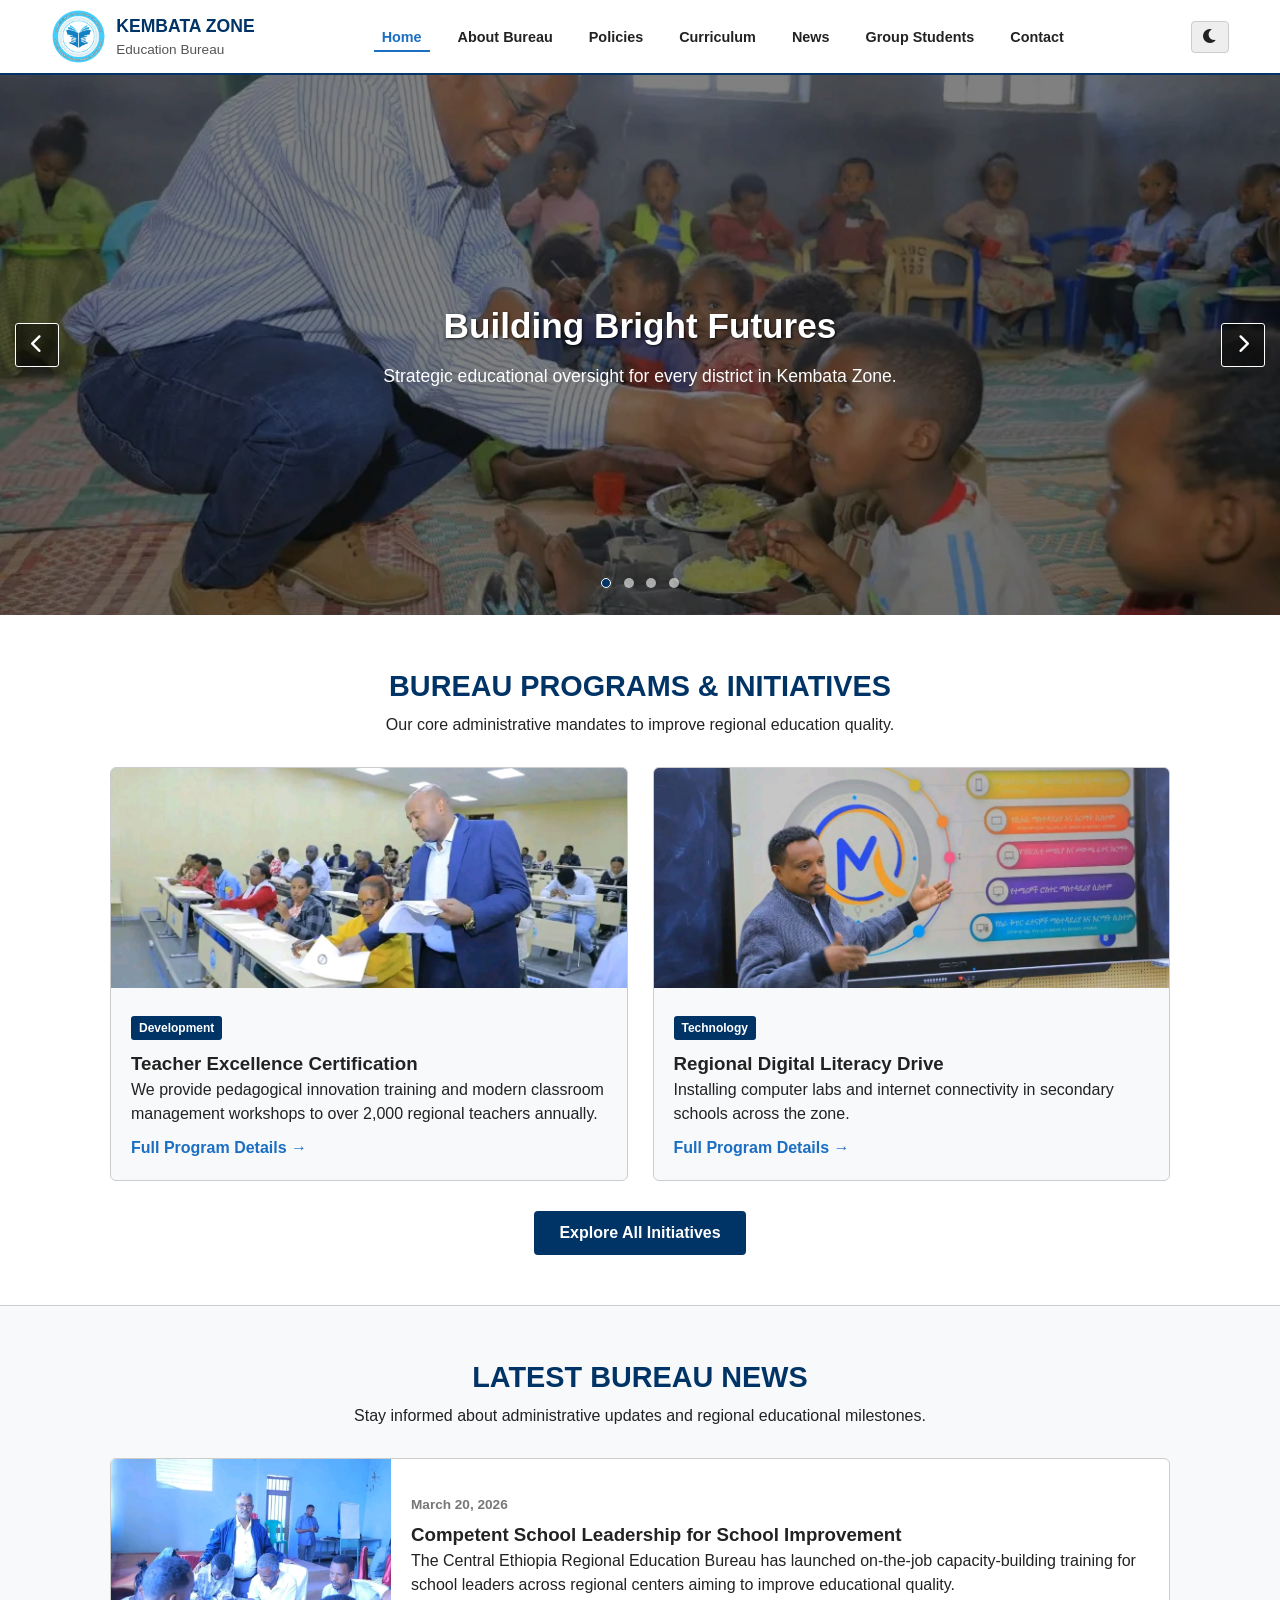
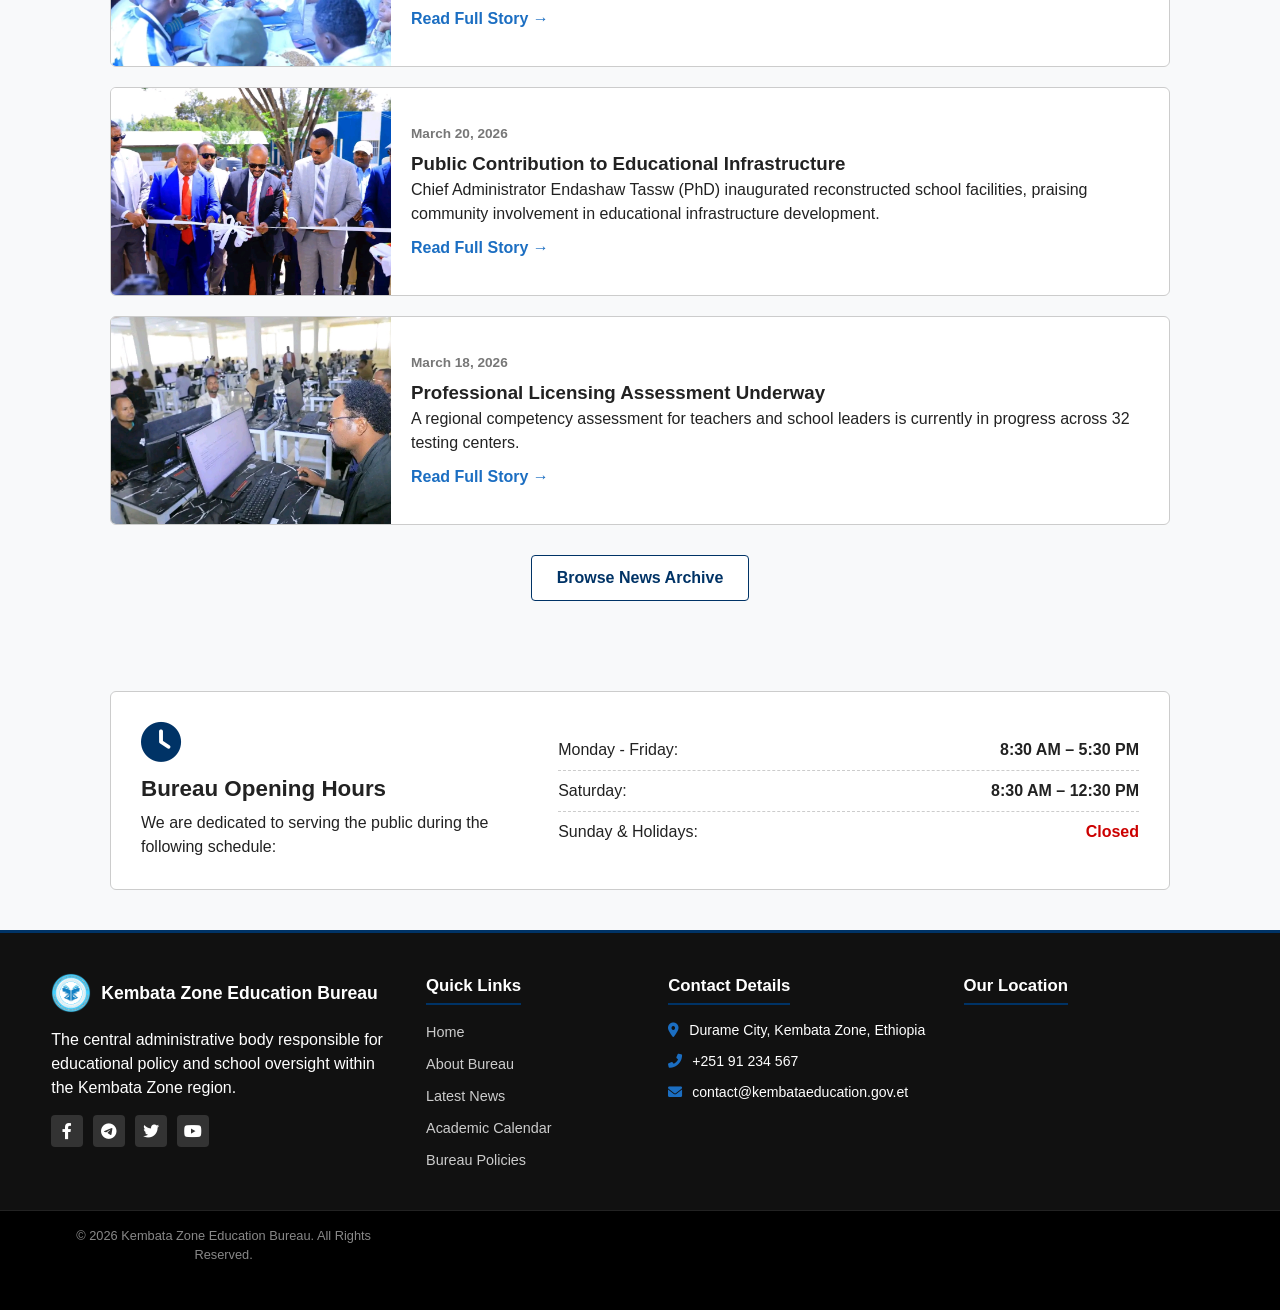
<file: index.html>
<!DOCTYPE html>
<html lang="en">
<head>
    <meta charset="UTF-8">
    <meta name="viewport" content="width=device-width, initial-scale=1.0">
    <title>Kembata Zone Education Bureau</title>
    <link rel="stylesheet" href="https://cdnjs.cloudflare.com/ajax/libs/font-awesome/6.0.0/css/all.min.css">
    <link rel="stylesheet" href="style.css">
</head>
<body>

<nav class="navbar">
    <div class="nav-container">
        <div class="nav-logo">
            <img src="./imgs/logo1.png" alt="Logo">
            <div class="logo-text">
                <span class="dept-name">Kembata Zone</span>
                <span class="dept-subtext">Education Bureau</span>
            </div>
        </div>

        <ul class="nav-links" id="nav-links">
            <li><a href="index.html" class="active">Home</a></li>
            <li><a href="about.html">About Bureau</a></li>
            <li class="dropdown" id="policy-dropdown">
                <a href="policies.html" class="dropbtn">Policies</a>
            </li>
            <li><a href="curriculum.html">Curriculum</a></li>
            <li><a href="news.html">News</a></li>
            <li><a href="group-students.html">Group Students</a></li>
            <li><a href="contact.html">Contact</a></li>
        </ul>

        <div class="nav-actions">
            <button id="dark-mode-toggle"><i class="fas fa-moon"></i></button>
            <div class="menu-toggle" id="mobile-menu">
                <span class="bar"></span>
                <span class="bar"></span>
                <span class="bar"></span>
            </div>
        </div>
    </div>
</nav>

<section class="hero-slider" id="home">
    <div class="slider-container">
        <div class="slide active">
            <img src="./imgs/P4.jpg" alt="Slide 1">
            <div class="slide-content">
                <h1>Building Bright Futures</h1>
                <p>Strategic educational oversight for every district in Kembata Zone.</p>
            </div>
        </div>
        <div class="slide">
            <img src="./imgs/P2.jpg" alt="Slide 2">
            <div class="slide-content">
                <h1>Empowering Educators</h1>
                <p>Providing the tools and training for 21st-century teaching excellence.</p>
            </div>
        </div>
        <div class="slide">
            <img src="./imgs/P5.jpg" alt="Slide 3">
            <div class="slide-content">
                <h1>Modern Infrastructure</h1>
                <p>Investing in regional facilities to create better learning environments.</p>
            </div>
        </div>
        <div class="slide">
            <img src="./imgs/P3.jpg" alt="Slide 4">
            <div class="slide-content">
                <h1>Digital Transformation</h1>
                <p>Leading the way in digital literacy and technology integration.</p>
            </div>
        </div>
    </div>

    <button class="slider-btn prev" id="prevSlide"><i class="fas fa-chevron-left"></i></button>
    <button class="slider-btn next" id="nextSlide"><i class="fas fa-chevron-right"></i></button>

    <div class="slider-dots">
        <span class="dot active"></span>
        <span class="dot"></span>
        <span class="dot"></span>
        <span class="dot"></span>
    </div>
</section>

<section class="programs-section">
    <div class="container">
        <div class="section-header">
            <h2>Bureau Programs & Initiatives</h2>
            <p>Our core administrative mandates to improve regional education quality.</p>
        </div>

        <div class="programs-large-grid">
            <div class="program-card-large">
                <div class="program-image">
                    <img src="./imgs/P9.jpg" alt="Teacher Training">
                </div>
                <div class="program-info">
                    <span class="badge">Development</span>
                    <h3>Teacher Excellence Certification</h3>
                    <p>We provide pedagogical innovation training and modern classroom management workshops to over 2,000 regional teachers annually.</p>
                    <a href="#" class="text-link">Full Program Details →</a>
                </div>
            </div>

            <div class="program-card-large">
                <div class="program-image">
                    <img src="./imgs/P3.jpg" alt="Digital Literacy">
                </div>
                <div class="program-info">
                    <span class="badge">Technology</span>
                    <h3>Regional Digital Literacy Drive</h3>
                    <p>Installing computer labs and internet connectivity in secondary schools across the zone.</p>
                    <a href="#" class="text-link">Full Program Details →</a>
                </div>
            </div>
        </div>

        <div class="action-bar">
            <a href="#" class="btn-main">Explore All Initiatives</a>
        </div>
    </div>
</section>

<section class="news-section" id="news">
    <div class="container">
        <div class="section-header">
            <h2>Latest Bureau News</h2>
            <p>Stay informed about administrative updates and regional educational milestones.</p>
        </div>

        <div class="news-stack">
            <article class="news-row">
                <div class="nr-img"><img src="./imgs/News1.jpg" alt="News Image"></div>
                <div class="nr-text">
                    <span class="nr-date">March 20, 2026</span>
                    <h3>Competent School Leadership for School Improvement</h3>
                    <p>The Central Ethiopia Regional Education Bureau has launched on-the-job capacity-building training for school leaders across regional centers aiming to improve educational quality.</p>
                    <a href="./news.html" class="nr-link">Read Full Story →</a>
                </div>
            </article>

            <article class="news-row">
                <div class="nr-img"><img src="./imgs/News2.jpg" alt="News Image"></div>
                <div class="nr-text">
                    <span class="nr-date">March 20, 2026</span>
                    <h3>Public Contribution to Educational Infrastructure</h3>
                    <p>Chief Administrator Endashaw Tassw (PhD) inaugurated reconstructed school facilities, praising community involvement in educational infrastructure development.</p>
                    <a href="./news.html" class="nr-link">Read Full Story →</a>
                </div>
            </article>

            <article class="news-row">
                <div class="nr-img"><img src="./imgs/News3.jpg" alt="News Image"></div>
                <div class="nr-text">
                    <span class="nr-date">March 18, 2026</span>
                    <h3>Professional Licensing Assessment Underway</h3>
                    <p>A regional competency assessment for teachers and school leaders is currently in progress across 32 testing centers.</p>
                    <a href="./news.html" class="nr-link">Read Full Story →</a>
                </div>
            </article>
        </div>

        <div class="action-bar">
            <a href="./news.html" class="btn-outline">Browse News Archive</a>
        </div>
    </div>
</section>

<section class="opening-hours">
    <div class="container">
        <div class="hours-card">
            <div class="hours-info">
                <i class="fas fa-clock"></i>
                <h3>Bureau Opening Hours</h3>
                <p>We are dedicated to serving the public during the following schedule:</p>
            </div>
            <div class="hours-list">
                <div class="day-row"><span>Monday - Friday:</span> <strong>8:30 AM – 5:30 PM</strong></div>
                <div class="day-row"><span>Saturday:</span> <strong>8:30 AM – 12:30 PM</strong></div>
                <div class="day-row"><span>Sunday & Holidays:</span> <strong class="closed">Closed</strong></div>
            </div>
        </div>
    </div>
</section>

<footer class="site-footer" id="contact">
    <div class="footer-top">
        <div class="footer-container">
            <div class="footer-column bureau-info">
                <div class="f-logo">
                    <img src="./imgs/logo1.png" alt="Logo">
                    <h3>Kembata Zone Education Bureau</h3>
                </div>
                <p>The central administrative body responsible for educational policy and school oversight within the Kembata Zone region.</p>
                <div class="social-links">
                    <a href="#" aria-label="Facebook"><i class="fab fa-facebook-f"></i></a>
                    <a href="#" aria-label="Telegram"><i class="fab fa-telegram-plane"></i></a>
                    <a href="#" aria-label="Twitter"><i class="fab fa-twitter"></i></a>
                    <a href="#" aria-label="YouTube"><i class="fab fa-youtube"></i></a>
                </div>
            </div>

            <div class="footer-column">
                <h4 class="footer-title">Quick Links</h4>
                <ul class="f-links">
                    <li><a href="./index.html">Home</a></li>
                    <li><a href="./about.html">About Bureau</a></li>
                    <li><a href="./news.html">Latest News</a></li>
                    <li><a href="./curriculum.html">Academic Calendar</a></li>
                    <li><a href="./policies.html">Bureau Policies</a></li>
                </ul>
            </div>

            <div class="footer-column">
                <h4 class="footer-title">Contact Details</h4>
                <div class="contact-box">
                    <div class="c-item">
                        <i class="fas fa-map-marker-alt"></i>
                        <span>Durame City, Kembata Zone, Ethiopia</span>
                    </div>
                    <div class="c-item">
                        <i class="fas fa-phone-alt"></i>
                        <span>+251 91 234 567</span>
                    </div>
                    <div class="c-item">
                        <i class="fas fa-envelope"></i>
                        <span>contact@kembataeducation.gov.et</span>
                    </div>
                </div>
            </div>

            <div class="footer-column">
                <h4 class="footer-title">Our Location</h4>
                <div class="map-wrapper">
                    <iframe src="https://www.google.com/maps/embed?pb=!1m18!1m12!1m3!1d31688.0000000000!2d37.8864!3d7.2361!2m3!1f0!2f0!3f0!3m2!1i1024!2i768!4f13.1!3m3!1m2!1s0x170e5b0000000001%3A0x0000000000000000!2sDurame!5e0!3m2!1sen!2set!4v1700000000000" width="100%" height="130" style="border:0;" allowfullscreen="" loading="lazy"></iframe>
                </div>
            </div>
        </div>
    </div>
    
    <div class="footer-bottom">
        <div class="footer-container centered-text">
            <p>© 2026 Kembata Zone Education Bureau. All Rights Reserved.</p>
        </div>
    </div>
</footer>

<script src="script.js"></script>
</body>
</html>
</file>
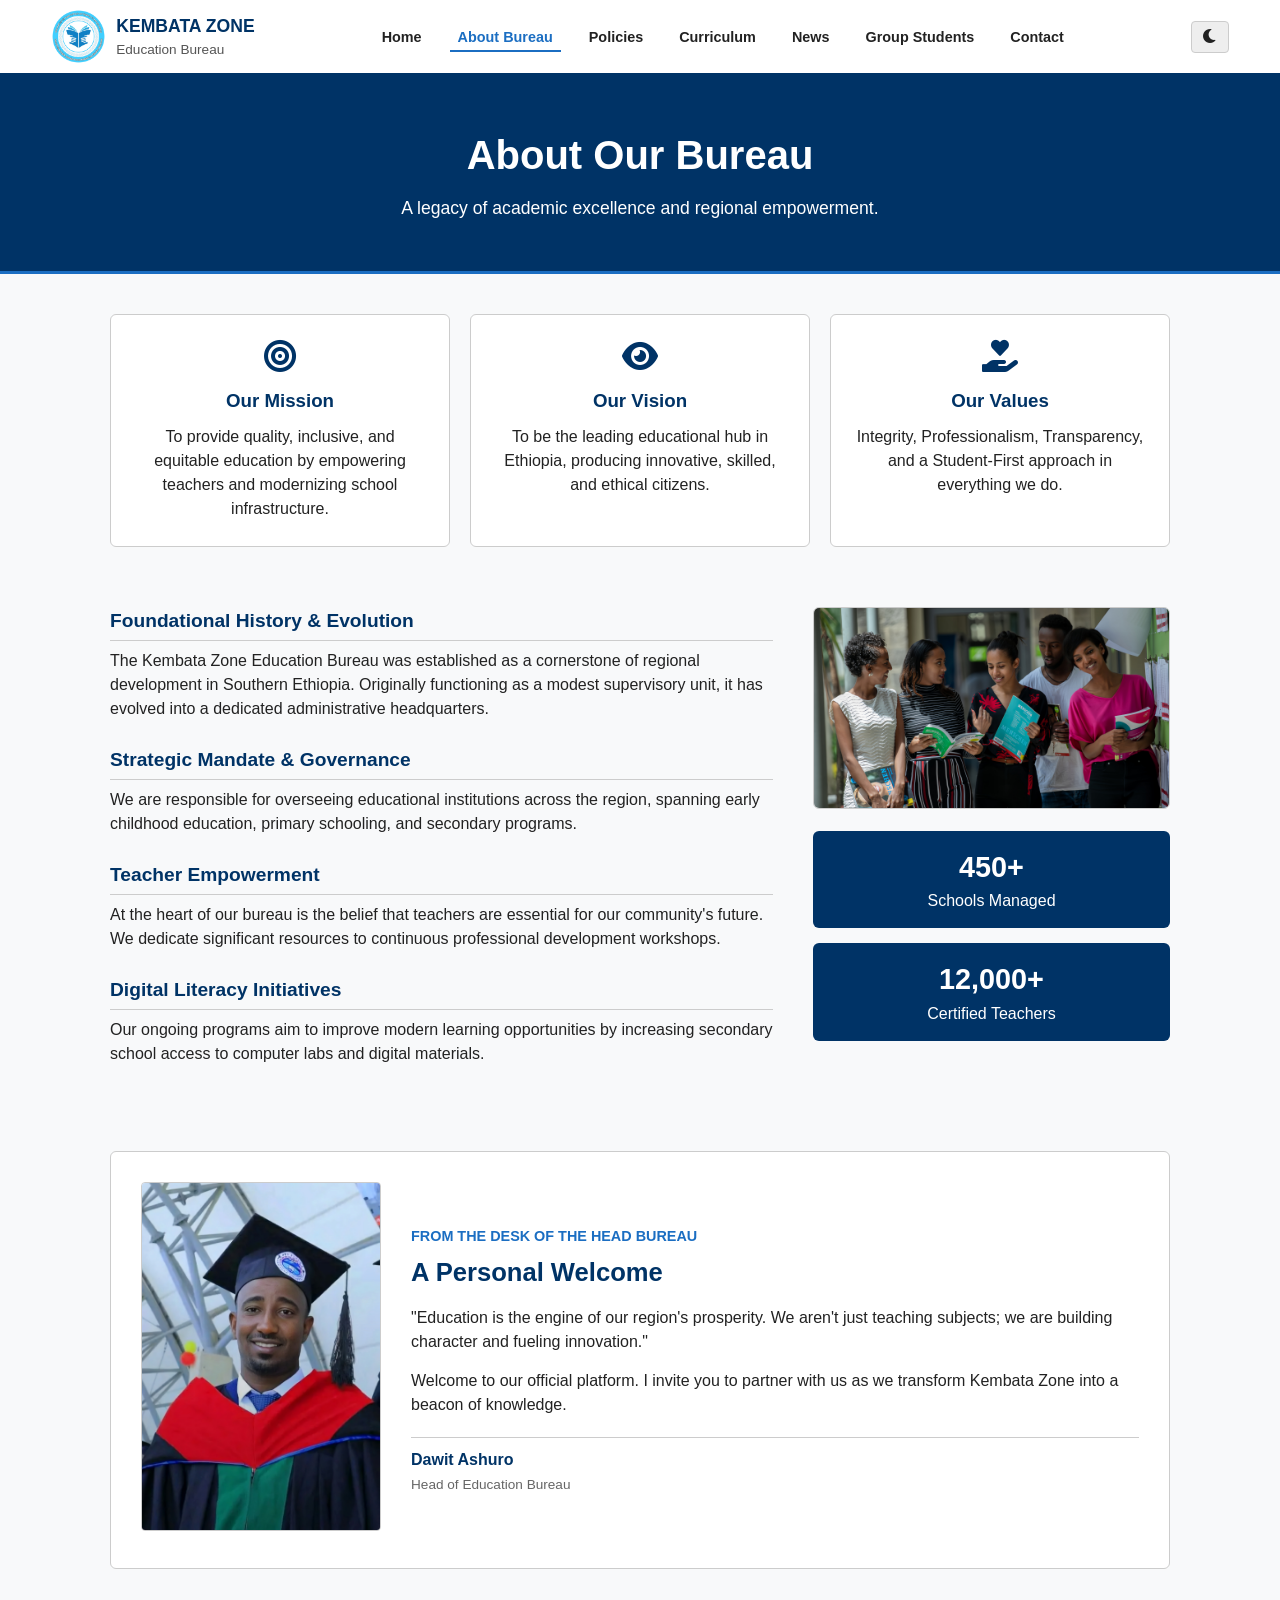
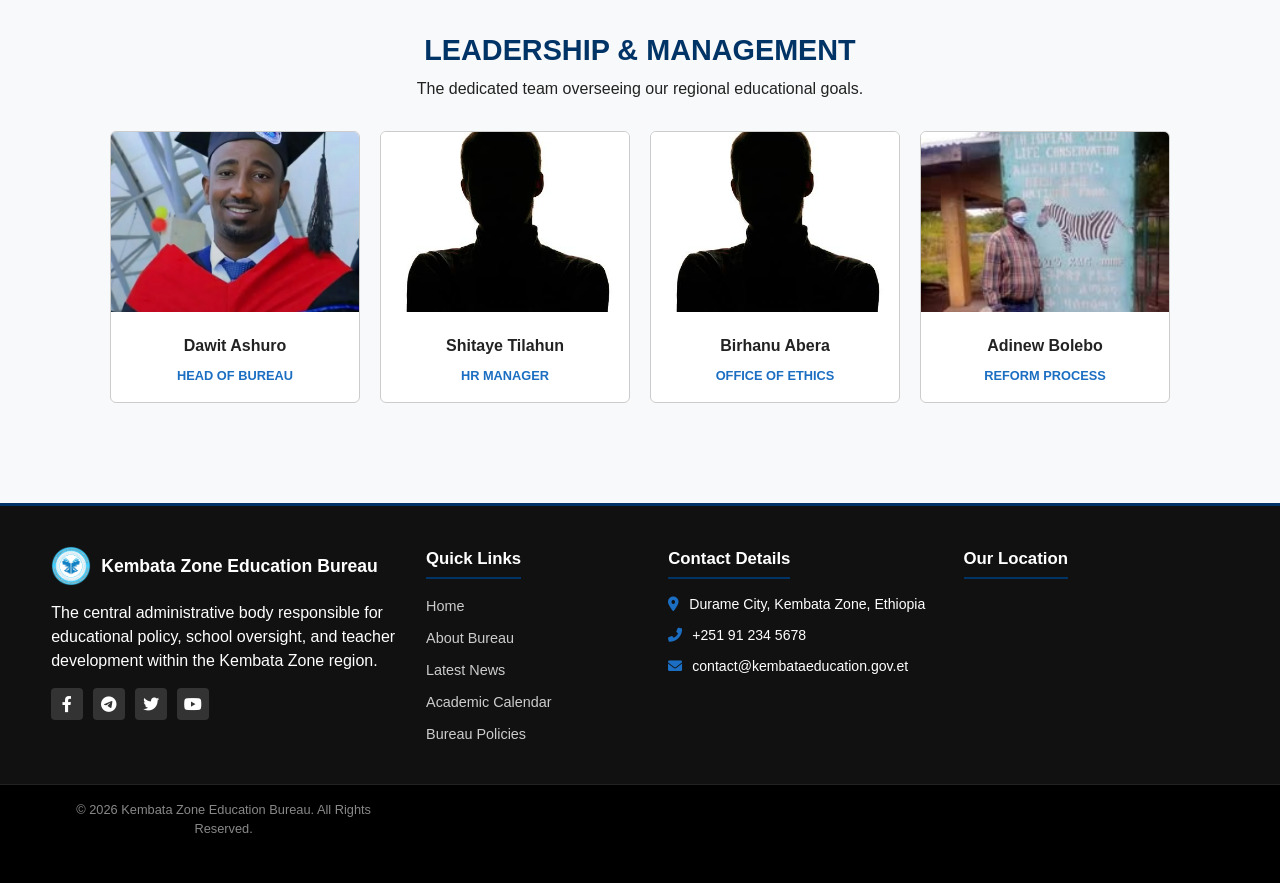
<file: about.html>
<!DOCTYPE html>
<html lang="en">
<head>
    <meta charset="UTF-8">
    <meta name="viewport" content="width=device-width, initial-scale=1.0">
    <title>About Us | Kembata Zone Education Bureau</title>
    <link rel="stylesheet" href="https://cdnjs.cloudflare.com/ajax/libs/font-awesome/6.0.0/css/all.min.css">
    <link rel="stylesheet" href="about.css">
</head>
<body>

<nav class="navbar">
    <div class="nav-container">
        <div class="nav-logo">
            <img src="./imgs/logo1.png" alt="Logo">
            <div class="logo-text">
                <span class="dept-name">Kembata Zone</span>
                <span class="dept-subtext">Education Bureau</span>
            </div>
        </div>

        <ul class="nav-links" id="nav-links">
            <li><a href="index.html">Home</a></li>
            <li><a href="about.html" class="active">About Bureau</a></li>
            <li><a href="policies.html">Policies</a></li>
            <li><a href="curriculum.html">Curriculum</a></li>
            <li><a href="news.html">News</a></li>
            <li><a href="group-students.html">Group Students</a></li>
            <li><a href="contact.html">Contact</a></li>
        </ul>

        <div class="nav-actions">
            <button id="dark-mode-toggle"><i class="fas fa-moon"></i></button>
            <div class="menu-toggle" id="mobile-menu">
                <span class="bar"></span>
                <span class="bar"></span>
                <span class="bar"></span>
            </div>
        </div>
    </div>
</nav>

<header class="about-hero">
    <div class="container">
        <h1>About Our Bureau</h1>
        <p>A legacy of academic excellence and regional empowerment.</p>
    </div>
</header>

<div class="main-content-wrapper">
    <section class="mvv-section">
        <div class="mvv-grid">
            <div class="mvv-card">
                <i class="fas fa-bullseye"></i>
                <h3>Our Mission</h3>
                <p>To provide quality, inclusive, and equitable education by empowering teachers and modernizing school infrastructure.</p>
            </div>
            <div class="mvv-card">
                <i class="fas fa-eye"></i>
                <h3>Our Vision</h3>
                <p>To be the leading educational hub in Ethiopia, producing innovative, skilled, and ethical citizens.</p>
            </div>
            <div class="mvv-card">
                <i class="fas fa-hand-holding-heart"></i>
                <h3>Our Values</h3>
                <p>Integrity, Professionalism, Transparency, and a Student-First approach in everything we do.</p>
            </div>
        </div>
    </section>

    <section class="institution-description">
        <div class="desc-content">
            <div class="desc-text-wrapper">
                <div class="text-block">
                    <h3>Foundational History & Evolution</h3>
                    <p>The Kembata Zone Education Bureau was established as a cornerstone of regional development in Southern Ethiopia. Originally functioning as a modest supervisory unit, it has evolved into a dedicated administrative headquarters.</p>
                </div>
                <div class="text-block">
                    <h3>Strategic Mandate & Governance</h3>
                    <p>We are responsible for overseeing educational institutions across the region, spanning early childhood education, primary schooling, and secondary programs.</p>
                </div>
                <div class="text-block">
                    <h3>Teacher Empowerment</h3>
                    <p>At the heart of our bureau is the belief that teachers are essential for our community's future. We dedicate significant resources to continuous professional development workshops.</p>
                </div>
                <div class="text-block">
                    <h3>Digital Literacy Initiatives</h3>
                    <p>Our ongoing programs aim to improve modern learning opportunities by increasing secondary school access to computer labs and digital materials.</p>
                </div>
            </div>
            <div class="desc-side-content">
                <img src="./imgs/P3.png" alt="Bureau Office">
                <div class="stat-stack">
                    <div class="stat-box"><span>450+</span><p>Schools Managed</p></div>
                    <div class="stat-box"><span>12,000+</span><p>Certified Teachers</p></div>
                </div>
            </div>
        </div>
    </section>

    <section class="director-message">
        <div class="message-wrapper">
            <div class="director-portrait">
                <img src="./imgs/Dawit ashuro.jpg" alt="Bureau Director">
            </div>
            <div class="message-text">
                <span class="subtitle">From the Desk of the Head Bureau</span>
                <h2>A Personal Welcome</h2>
                <p>"Education is the engine of our region's prosperity. We aren't just teaching subjects; we are building character and fueling innovation."</p>
                <p>Welcome to our official platform. I invite you to partner with us as we transform Kembata Zone into a beacon of knowledge.</p>
                <div class="director-signature">
                    <h4>Dawit Ashuro</h4>
                    <span>Head of Education Bureau</span>
                </div>
            </div>
        </div>
    </section>

    <section class="directors-section">
        <div class="section-header">
            <h2>Leadership & Management</h2>
            <p>The dedicated team overseeing our regional educational goals.</p>
        </div>
        <div class="directors-grid">
            <div class="director-card">
                <img src="./imgs/Dawit ashuro.jpg" alt="Dawit Ashuro">
                <div class="director-info">
                    <h4>Dawit Ashuro</h4>
                    <span class="role">Head of Bureau</span>
                </div>
            </div>
            <div class="director-card">
                <img src="./imgs/unknown.jpeg" alt="Shitaye Tilahun">
                <div class="director-info">
                    <h4>Shitaye Tilahun</h4>
                    <span class="role">HR Manager</span>
                </div>
            </div>
            <div class="director-card">
                <img src="./imgs/unknown.jpeg" alt="Birhanu Abera">
                <div class="director-info">
                    <h4>Birhanu Abera</h4>
                    <span class="role">Office of Ethics</span>
                </div>
            </div>
            <div class="director-card">
                <img src="./imgs/Adinew.jpg" alt="Adinew Bolebo">
                <div class="director-info">
                    <h4>Adinew Bolebo</h4>
                    <span class="role">Reform Process</span>
                </div>
            </div>
        </div>
    </section>
</div>

<footer class="site-footer" id="contact">
    <div class="footer-top">
        <div class="footer-container">
            <div class="footer-column bureau-info">
                <div class="f-logo">
                    <img src="./imgs/logo1.png" alt="Logo">
                    <h3>Kembata Zone Education Bureau</h3>
                </div>
                <p>The central administrative body responsible for educational policy, school oversight, and teacher development within the Kembata Zone region.</p>
                <div class="social-links">
                    <a href="#" aria-label="Facebook"><i class="fab fa-facebook-f"></i></a>
                    <a href="#" aria-label="Telegram"><i class="fab fa-telegram-plane"></i></a>
                    <a href="#" aria-label="Twitter"><i class="fab fa-twitter"></i></a>
                    <a href="#" aria-label="YouTube"><i class="fab fa-youtube"></i></a>
                </div>
            </div>

            <div class="footer-column">
                <h4 class="footer-title">Quick Links</h4>
                <ul class="f-links">
                    <li><a href="./index.html">Home</a></li>
                    <li><a href="./about.html">About Bureau</a></li>
                    <li><a href="./news.html">Latest News</a></li>
                    <li><a href="./curriculum.html">Academic Calendar</a></li>
                    <li><a href="./policies.html">Bureau Policies</a></li>
                </ul>
            </div>

            <div class="footer-column">
                <h4 class="footer-title">Contact Details</h4>
                <div class="contact-box">
                    <div class="c-item">
                        <i class="fas fa-map-marker-alt"></i>
                        <span>Durame City, Kembata Zone, Ethiopia</span>
                    </div>
                    <div class="c-item">
                        <i class="fas fa-phone-alt"></i>
                        <span>+251 91 234 5678</span>
                    </div>
                    <div class="c-item">
                        <i class="fas fa-envelope"></i>
                        <span>contact@kembataeducation.gov.et</span>
                    </div>
                </div>
            </div>

            <div class="footer-column">
                <h4 class="footer-title">Our Location</h4>
                <div class="map-wrapper">
                    <iframe src="https://www.google.com/maps/embed?pb=!1m18!1m12!1m3!1d31688.0000000000!2d37.8864!3d7.2361!2m3!1f0!2f0!3f0!3m2!1i1024!2i768!4f13.1!3m3!1m2!1s0x170e5b0000000001%3A0x0000000000000000!2sDurame!5e0!3m2!1sen!2set!4v1700000000000" width="100%" height="130" style="border:0;" allowfullscreen="" loading="lazy"></iframe>
                </div>
            </div>
        </div>
    </div>
    
    <div class="footer-bottom">
        <div class="footer-container centered-text">
            <p>© 2026 Kembata Zone Education Bureau. All Rights Reserved.</p>
        </div>
    </div>
</footer>

<script src="about.js"></script>
</body>
</html>
</file>
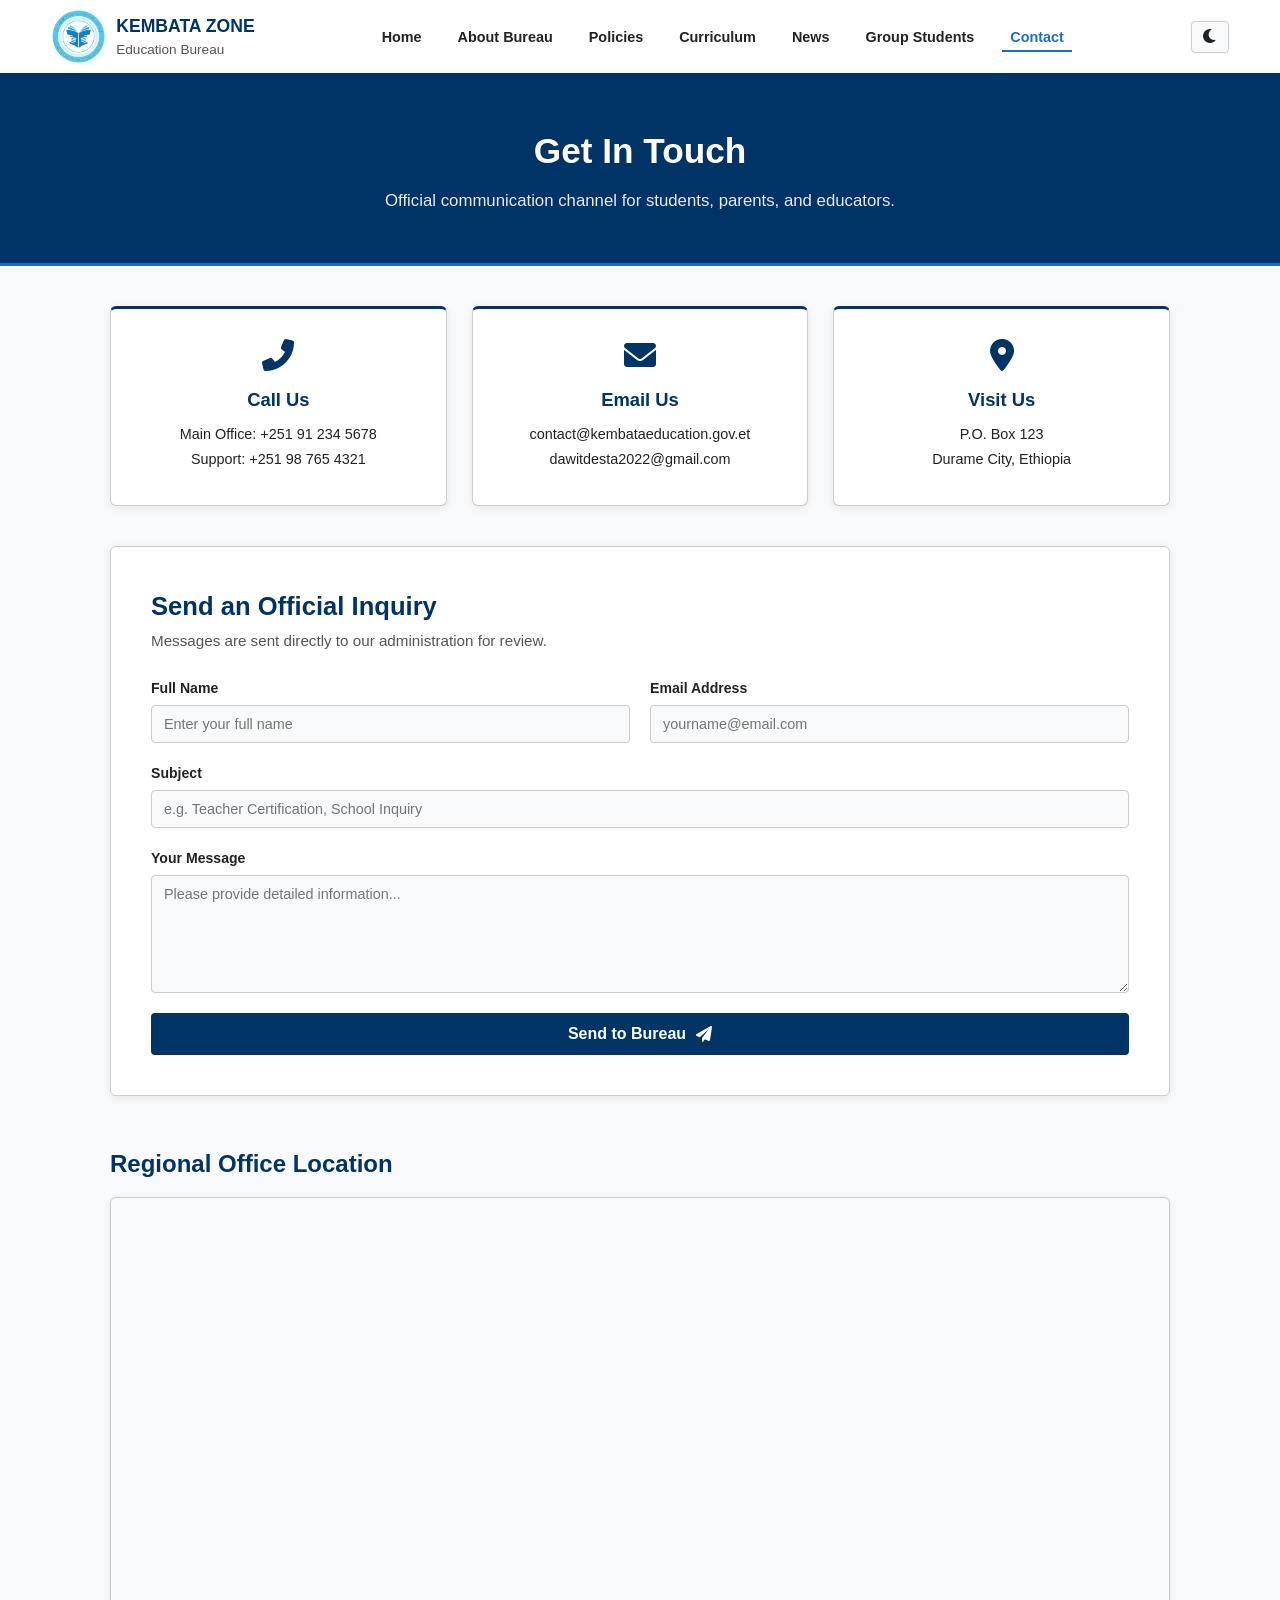
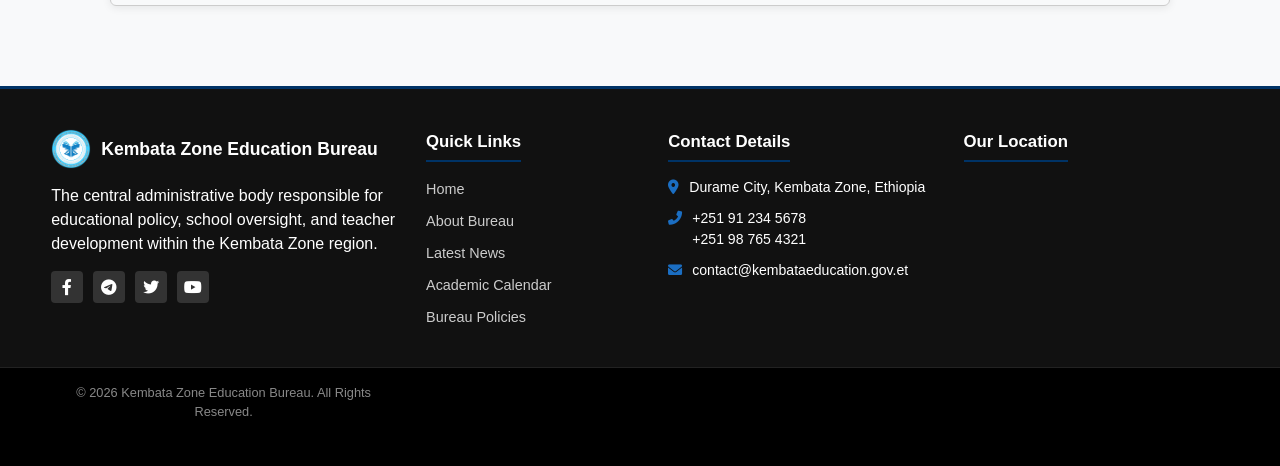
<file: contact.html>
<!DOCTYPE html>
<html lang="en">
<head>
    <meta charset="UTF-8">
    <meta name="viewport" content="width=device-width, initial-scale=1.0">
    <title>Contact Us | Kembata Zone Education Bureau</title>
    <link rel="stylesheet" href="https://cdnjs.cloudflare.com/ajax/libs/font-awesome/6.0.0/css/all.min.css">
    <link rel="stylesheet" href="contact.css">
</head>
<body>

<nav class="navbar">
    <div class="nav-container">
        <div class="nav-logo">
            <img src="./imgs/logo1.png" alt="Logo">
            <div class="logo-text">
                <span class="dept-name">Kembata Zone</span>
                <span class="dept-subtext">Education Bureau</span>
            </div>
        </div>

        <ul class="nav-links" id="nav-links">
            <li><a href="index.html">Home</a></li>
            <li><a href="about.html">About Bureau</a></li>
            <li><a href="policies.html">Policies</a></li>
            <li><a href="curriculum.html">Curriculum</a></li>
            <li><a href="news.html">News</a></li>
            <li><a href="group-students.html">Group Students</a></li>
            <li><a href="contact.html" class="active">Contact</a></li>
        </ul>

        <div class="nav-actions">
            <button id="dark-mode-toggle"><i class="fas fa-moon"></i></button>
            <div class="menu-toggle" id="mobile-menu">
                <span class="bar"></span>
                <span class="bar"></span>
                <span class="bar"></span>
            </div>
        </div>
    </div>
</nav>

<header class="contact-hero">
    <h1>Get In Touch</h1>
    <p>Official communication channel for students, parents, and educators.</p>
</header>

<main class="contact-wrapper">
    <section class="contact-cards">
        <div class="info-card">
            <i class="fas fa-phone-alt"></i>
            <h3>Call Us</h3>
            <p>Main Office: +251 91 234 5678</p>
            <p>Support: +251 98 765 4321</p>
        </div>
        <div class="info-card">
            <i class="fas fa-envelope"></i>
            <h3>Email Us</h3>
            <p>contact@kembataeducation.gov.et</p>
            <p>dawitdesta2022@gmail.com</p>
        </div>
        <div class="info-card">
            <i class="fas fa-map-marker-alt"></i>
            <h3>Visit Us</h3>
            <p>P.O. Box 123</p>
            <p>Durame City, Ethiopia</p>
        </div>
    </section>

    <section class="form-container-wide">
        <div class="contact-form-main">
            <h2>Send an Official Inquiry</h2>
            <p class="form-subtitle">Messages are sent directly to our administration for review.</p>
            
            <form id="contactForm" action="https://formspree.io/f/dawitdesta2022@gmail.com" method="POST">
                <div class="form-row">
                    <div class="form-group">
                        <label for="name">Full Name</label>
                        <input type="text" id="name" name="name" placeholder="Enter your full name" required>
                    </div>
                    <div class="form-group">
                        <label for="email">Email Address</label>
                        <input type="email" id="email" name="email" placeholder="yourname@email.com" required>
                    </div>
                </div>
                
                <div class="form-group">
                    <label for="subject">Subject</label>
                    <input type="text" id="subject" name="subject" placeholder="e.g. Teacher Certification, School Inquiry" required>
                </div>

                <div class="form-group">
                    <label for="message">Your Message</label>
                    <textarea id="message" name="message" rows="6" placeholder="Please provide detailed information..." required></textarea>
                </div>

                <button type="submit" class="submit-btn" id="submitBtn">
                    Send to Bureau <i class="fas fa-paper-plane"></i>
                </button>
                <div id="form-status"></div>
            </form>
        </div>
    </section>

    <section class="map-section">
        <h2>Regional Office Location</h2>
        <div class="map-frame">
            <iframe src="https://www.google.com/maps/embed?pb=!1m18!1m12!1m3!1d31688.0000000000!2d37.8864!3d7.2361!2m3!1f0!2f0!3f0!3m2!1i1024!2i768!4f13.1!3m3!1m2!1s0x170e5b0000000001%3A0x0000000000000000!2sDurame!5e0!3m2!1sen!2set!4v1700000000000" width="100%" height="400" style="border:0;" allowfullscreen="" loading="lazy"></iframe>
        </div>
    </section>
</main>

<footer class="site-footer" id="contact">
    <div class="footer-top">
        <div class="footer-container">
            <div class="footer-column bureau-info">
                <div class="f-logo">
                    <img src="./imgs/logo1.png" alt="Logo">
                    <h3>Kembata Zone Education Bureau</h3>
                </div>
                <p>The central administrative body responsible for educational policy, school oversight, and teacher development within the Kembata Zone region.</p>
                <div class="social-links">
                    <a href="#" aria-label="Facebook"><i class="fab fa-facebook-f"></i></a>
                    <a href="#" aria-label="Telegram"><i class="fab fa-telegram-plane"></i></a>
                    <a href="#" aria-label="Twitter"><i class="fab fa-twitter"></i></a>
                    <a href="#" aria-label="YouTube"><i class="fab fa-youtube"></i></a>
                </div>
            </div>

            <div class="footer-column">
                <h4 class="footer-title">Quick Links</h4>
                <ul class="f-links">
                    <li><a href="./index.html">Home</a></li>
                    <li><a href="./about.html">About Bureau</a></li>
                    <li><a href="./news.html">Latest News</a></li>
                    <li><a href="./curriculum.html">Academic Calendar</a></li>
                    <li><a href="./policies.html">Bureau Policies</a></li>
                </ul>
            </div>

            <div class="footer-column">
                <h4 class="footer-title">Contact Details</h4>
                <div class="contact-box">
                    <div class="c-item">
                        <i class="fas fa-map-marker-alt"></i>
                        <span>Durame City, Kembata Zone, Ethiopia</span>
                    </div>
                    <div class="c-item">
                        <i class="fas fa-phone-alt"></i>
                        <span>+251 91 234 5678<br>+251 98 765 4321</span>
                    </div>
                    <div class="c-item">
                        <i class="fas fa-envelope"></i>
                        <span>contact@kembataeducation.gov.et</span>
                    </div>
                </div>
            </div>

            <div class="footer-column">
                <h4 class="footer-title">Our Location</h4>
                <div class="map-wrapper">
                    <iframe src="https://www.google.com/maps/embed?pb=!1m18!1m12!1m3!1d31688.0000000000!2d37.8864!3d7.2361!2m3!1f0!2f0!3f0!3m2!1i1024!2i768!4f13.1!3m3!1m2!1s0x170e5b0000000001%3A0x0000000000000000!2sDurame!5e0!3m2!1sen!2set!4v1700000000000" width="100%" height="150" style="border:0; border-radius:4px;" allowfullscreen="" loading="lazy"></iframe>
                </div>
            </div>
        </div>
    </div>
    
    <div class="footer-bottom">
        <div class="footer-container centered-text">
            <p>© 2026 Kembata Zone Education Bureau. All Rights Reserved.</p>
        </div>
    </div>
</footer>

<script src="contact.js"></script>
</body>
</html>
</file>
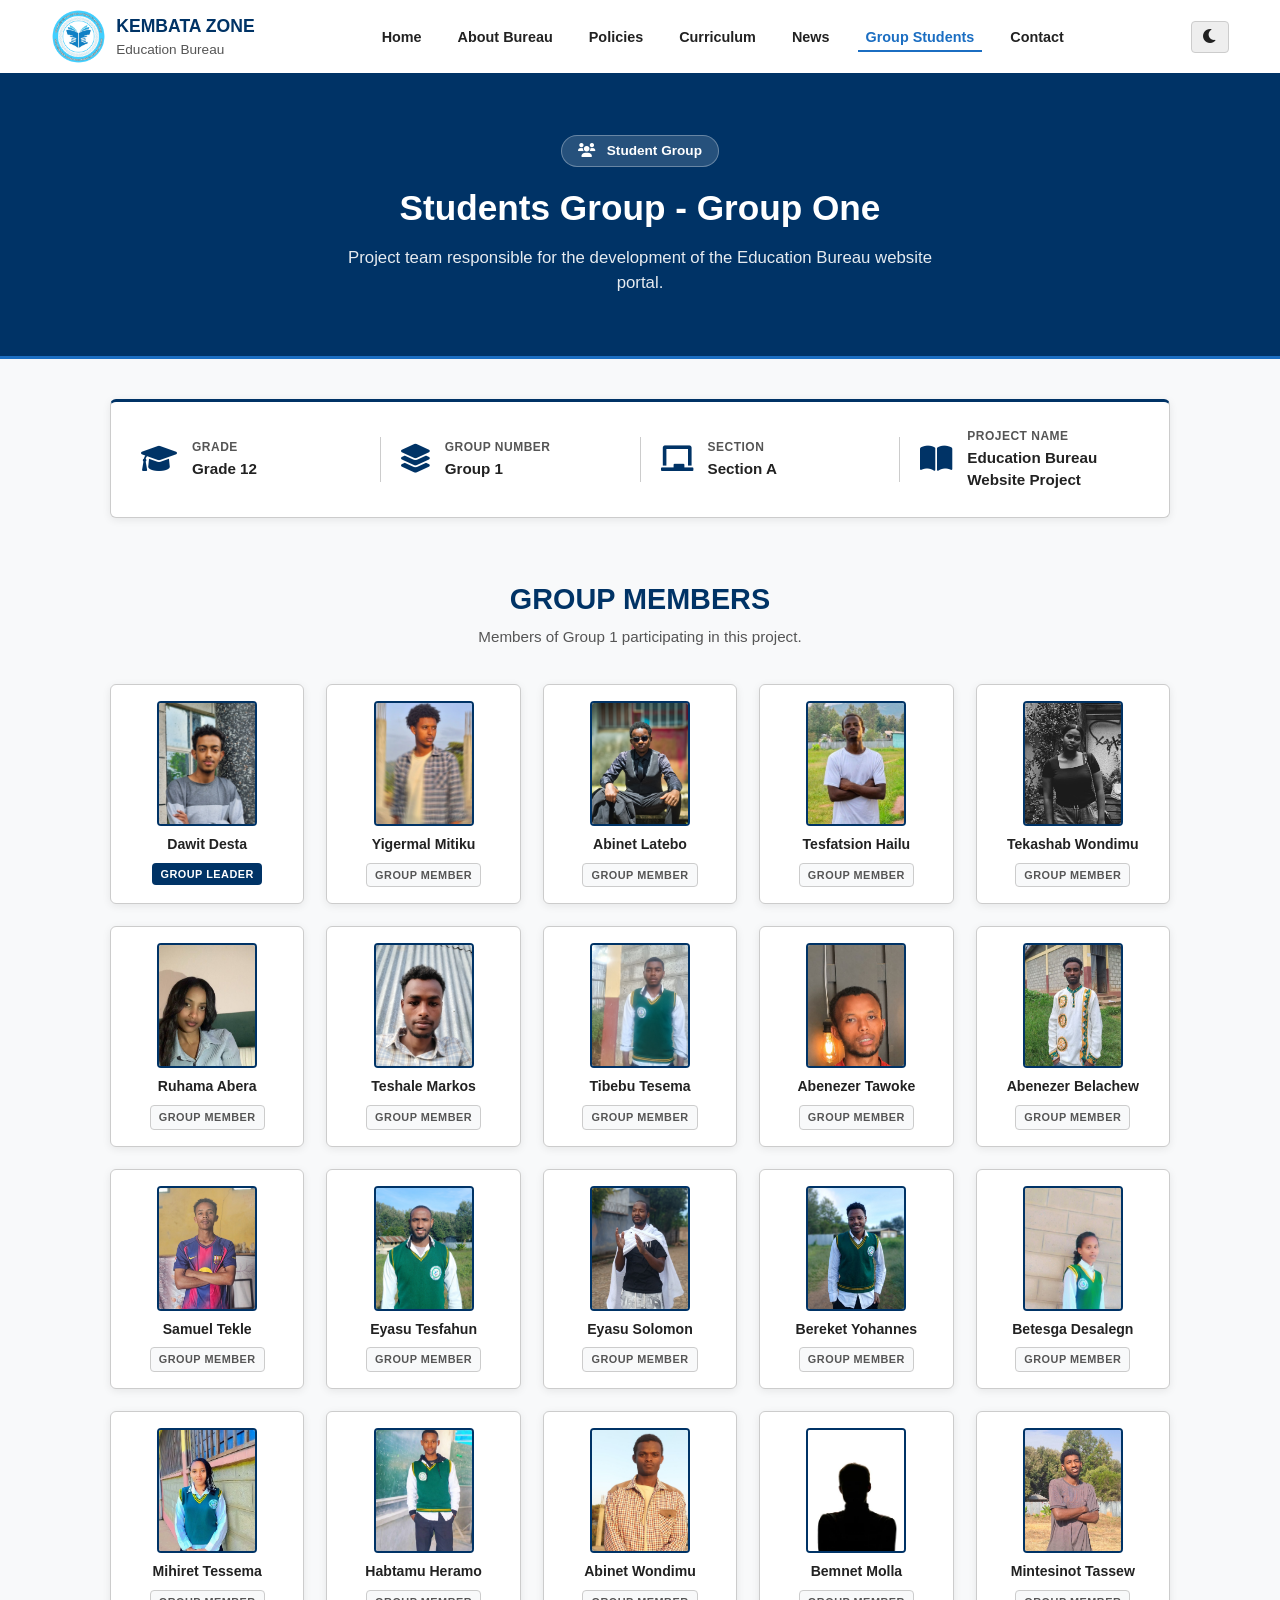
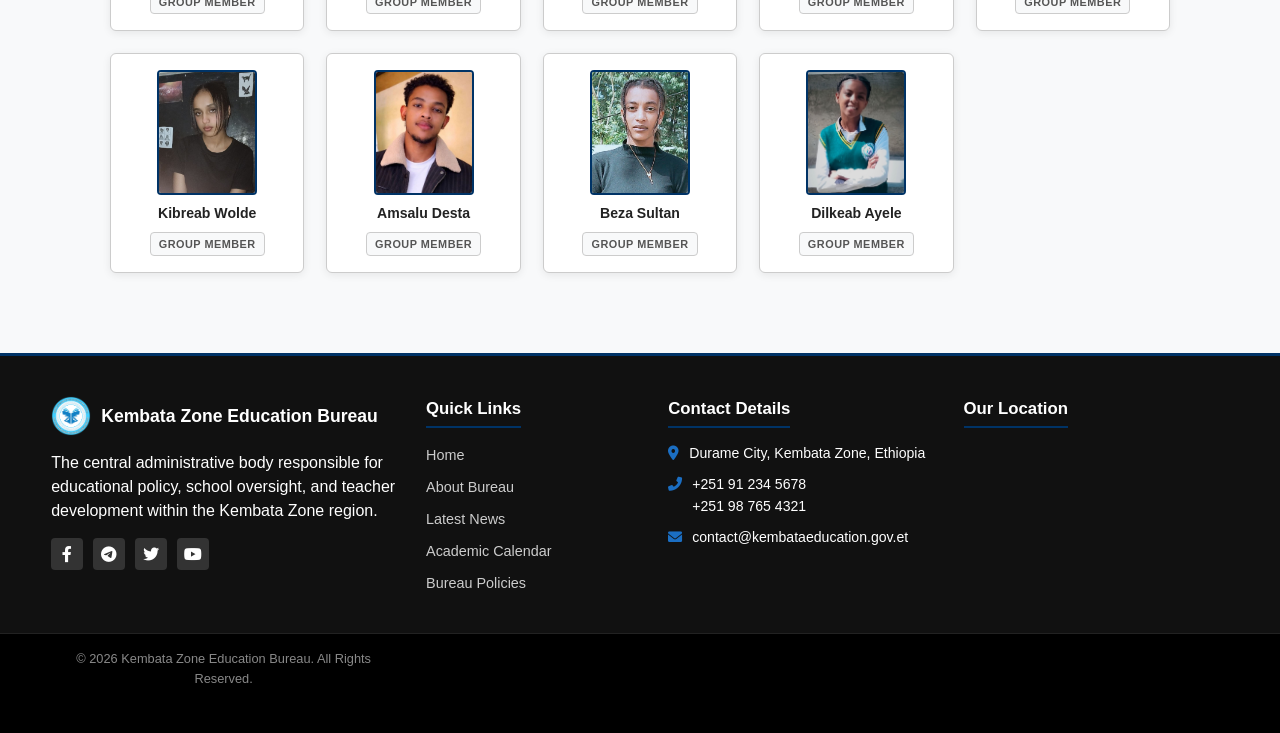
<file: group-students.html>
<!DOCTYPE html>
<html lang="en">
<head>
    <meta charset="UTF-8">
    <meta name="viewport" content="width=device-width, initial-scale=1.0">
    <title>Group Students – Kembata Zone Education Bureau</title>
    <link rel="stylesheet" href="https://cdnjs.cloudflare.com/ajax/libs/font-awesome/6.0.0/css/all.min.css">
    <link rel="stylesheet" href="style.css">
    <link rel="stylesheet" href="group-students.css">
</head>
<body>

<nav class="navbar">
    <div class="nav-container">
        <div class="nav-logo">
            <img src="./imgs/logo1.png" alt="Logo">
            <div class="logo-text">
                <span class="dept-name">Kembata Zone</span>
                <span class="dept-subtext">Education Bureau</span>
            </div>
        </div>

        <ul class="nav-links" id="nav-links">
            <li><a href="index.html">Home</a></li>
            <li><a href="about.html">About Bureau</a></li>
            <li><a href="policies.html">Policies</a></li>
            <li><a href="curriculum.html">Curriculum</a></li>
            <li><a href="news.html">News</a></li>
            <li><a href="group-students.html" class="active">Group Students</a></li>
            <li><a href="contact.html">Contact</a></li>
        </ul>

        <div class="nav-actions">
            <button id="dark-mode-toggle"><i class="fas fa-moon"></i></button>
            <div class="menu-toggle" id="mobile-menu">
                <span class="bar"></span>
                <span class="bar"></span>
                <span class="bar"></span>
            </div>
        </div>
    </div>
</nav>

<section class="page-hero">
    <div class="page-hero-content">
        <span class="hero-label"><i class="fas fa-users"></i> Student Group</span>
        <h1>Students Group - Group One</h1>
        <p>Project team responsible for the development of the Education Bureau website portal.</p>
    </div>
</section>

<section class="group-meta-section">
    <div class="container">
        <div class="group-meta-card">
            <div class="meta-item">
                <i class="fas fa-graduation-cap"></i>
                <div>
                    <span class="meta-label">Grade</span>
                    <span class="meta-value">Grade 12</span>
                </div>
            </div>
            <div class="meta-divider"></div>
            <div class="meta-item">
                <i class="fas fa-layer-group"></i>
                <div>
                    <span class="meta-label">Group Number</span>
                    <span class="meta-value">Group 1</span>
                </div>
            </div>
            <div class="meta-divider"></div>
            <div class="meta-item">
                <i class="fas fa-chalkboard"></i>
                <div>
                    <span class="meta-label">Section</span>
                    <span class="meta-value">Section A</span>
                </div>
            </div>
            <div class="meta-divider"></div>
            <div class="meta-item">
                <i class="fas fa-book-open"></i>
                <div>
                    <span class="meta-label">Project Name</span>
                    <span class="meta-value">Education Bureau Website Project</span>
                </div>
            </div>
        </div>
    </div>
</section>

<section class="students-section">
    <div class="container">
        <div class="section-header">
            <h2>Group Members</h2>
            <p>Members of Group 1 participating in this project.</p>
        </div>

        <div class="students-grid">
            
            <!-- 1st Student: Group Leader -->
            <div class="student-card">
                <div class="student-photo-wrap">
                    <img src="./imgs/dave.jpg" alt="Dawit Desta">
                </div>
                <span class="student-name">Dawit Desta</span>
                <span class="role-badge leader">Group Leader</span>
            </div>

            <!-- 2nd Student onwards: Group Members -->
            <div class="student-card">
                <div class="student-photo-wrap">
                    <img src="./imgs/Jige.jpg" alt="Yigermal Mitiku">
                </div>
                <span class="student-name">Yigermal Mitiku</span>
                <span class="role-badge member">Group Member</span>
            </div>

            <div class="student-card">
                <div class="student-photo-wrap">
                    <img src="./imgs/Abnet.jpg" alt="Abinet Latebo">
                </div>
                <span class="student-name">Abinet Latebo</span>
                <span class="role-badge member">Group Member</span>
            </div>

            <div class="student-card">
                <div class="student-photo-wrap">
                    <img src="./imgs/Mane.jpg" alt="Tesfatsion Hailu">
                </div>
                <span class="student-name">Tesfatsion Hailu</span>
                <span class="role-badge member">Group Member</span>
            </div>

            <div class="student-card">
                <div class="student-photo-wrap">
                    <img src="./imgs/Tekash.jpg" alt="Tekashab Wondimu">
                </div>
                <span class="student-name">Tekashab Wondimu</span>
                <span class="role-badge member">Group Member</span>
            </div>

            <div class="student-card">
                <div class="student-photo-wrap">
                    <img src="./imgs/Ruhama.jpg" alt="Ruhama Abera">
                </div>
                <span class="student-name">Ruhama Abera</span>
                <span class="role-badge member">Group Member</span>
            </div>

            <div class="student-card">
                <div class="student-photo-wrap">
                    <img src="./imgs/Teshe.jpg" alt="Teshale Markos">
                </div>
                <span class="student-name">Teshale Markos</span>
                <span class="role-badge member">Group Member</span>
            </div>

            <div class="student-card">
                <div class="student-photo-wrap">
                    <img src="./imgs/tibe.jpg" alt="Tibebu Tesema">
                </div>
                <span class="student-name">Tibebu Tesema</span>
                <span class="role-badge member">Group Member</span>
            </div>

            <div class="student-card">
                <div class="student-photo-wrap">
                    <img src="./imgs/Abech Tawoke.jpg" alt="Abenezer Tawoke">
                </div>
                <span class="student-name">Abenezer Tawoke</span>
                <span class="role-badge member">Group Member</span>
            </div>

            <div class="student-card">
                <div class="student-photo-wrap">
                    <img src="./imgs/Abech Belachew.jpg" alt="Abenezer Belachew">
                </div>
                <span class="student-name">Abenezer Belachew</span>
                <span class="role-badge member">Group Member</span>
            </div>

            <div class="student-card">
                <div class="student-photo-wrap">
                    <img src="./imgs/sami.jpg" alt="Samuel Tekle">
                </div>
                <span class="student-name">Samuel Tekle</span>
                <span class="role-badge member">Group Member</span>
            </div>

            <div class="student-card">
                <div class="student-photo-wrap">
                    <img src="./imgs/eyasu.jpg" alt="Eyasu Tesfahun">
                </div>
                <span class="student-name">Eyasu Tesfahun</span>
                <span class="role-badge member">Group Member</span>
            </div>

            <div class="student-card">
                <div class="student-photo-wrap">
                    <img src="./imgs/josh.jpg" alt="Eyasu Solomon">
                </div>
                <span class="student-name">Eyasu Solomon</span>
                <span class="role-badge member">Group Member</span>
            </div>

            <div class="student-card">
                <div class="student-photo-wrap">
                    <img src="./imgs/Bereket.jpg" alt="Bereket Yohannes">
                </div>
                <span class="student-name">Bereket Yohannes</span>
                <span class="role-badge member">Group Member</span>
            </div>

            <div class="student-card">
                <div class="student-photo-wrap">
                    <img src="./imgs/Betsega.jpg" alt="Betesga Desalegn">
                </div>
                <span class="student-name">Betesga Desalegn</span>
                <span class="role-badge member">Group Member</span>
            </div>

            <div class="student-card">
                <div class="student-photo-wrap">
                    <img src="./imgs/Mihret.jpg" alt="Mihiret Tessema">
                </div>
                <span class="student-name">Mihiret Tessema</span>
                <span class="role-badge member">Group Member</span>
            </div>

            <div class="student-card">
                <div class="student-photo-wrap">
                    <img src="./imgs/habte.jpg" alt="Habtamu Heramo">
                </div>
                <span class="student-name">Habtamu Heramo</span>
                <span class="role-badge member">Group Member</span>
            </div>

            <div class="student-card">
                <div class="student-photo-wrap">
                    <img src="./imgs/Abinet.jpg" alt="Abinet Wondimu">
                </div>
                <span class="student-name">Abinet Wondimu</span>
                <span class="role-badge member">Group Member</span>
            </div>

            <div class="student-card">
                <div class="student-photo-wrap">
                    <img src="./imgs/unknown.jpeg" alt="Bemnet Molla">
                </div>
                <span class="student-name">Bemnet Molla</span>
                <span class="role-badge member">Group Member</span>
            </div>

            <div class="student-card">
                <div class="student-photo-wrap">
                    <img src="./imgs/Minte.jpg" alt="Mintesinot Tassew">
                </div>
                <span class="student-name">Mintesinot Tassew</span>
                <span class="role-badge member">Group Member</span>
            </div>

            <div class="student-card">
                <div class="student-photo-wrap">
                    <img src="./imgs/Nani.jpg" alt="Kibreab Wolde">
                </div>
                <span class="student-name">Kibreab Wolde</span>
                <span class="role-badge member">Group Member</span>
            </div>

            <div class="student-card">
                <div class="student-photo-wrap">
                    <img src="./imgs/Amsalu.jpg" alt="Amsalu Desta">
                </div>
                <span class="student-name">Amsalu Desta</span>
                <span class="role-badge member">Group Member</span>
            </div>

            <div class="student-card">
                <div class="student-photo-wrap">
                    <img src="./imgs/Beza.jpg" alt="Beza Sultan">
                </div>
                <span class="student-name">Beza Sultan</span>
                <span class="role-badge member">Group Member</span>
            </div>

            <div class="student-card">
                <div class="student-photo-wrap">
                    <img src="./imgs/Dilkeab.jpg" alt="Dilkeab Ayele">
                </div>
                <span class="student-name">Dilkeab Ayele</span>
                <span class="role-badge member">Group Member</span>
            </div>

        </div>
    </div>
</section>

<footer class="site-footer" id="contact">
    <div class="footer-top">
        <div class="footer-container">
            <div class="footer-column bureau-info">
                <div class="f-logo">
                    <img src="./imgs/logo1.png" alt="Logo">
                    <h3>Kembata Zone Education Bureau</h3>
                </div>
                <p>The central administrative body responsible for educational policy, school oversight, and teacher development within the Kembata Zone region.</p>
                <div class="social-links">
                    <a href="#" aria-label="Facebook"><i class="fab fa-facebook-f"></i></a>
                    <a href="#" aria-label="Telegram"><i class="fab fa-telegram-plane"></i></a>
                    <a href="#" aria-label="Twitter"><i class="fab fa-twitter"></i></a>
                    <a href="#" aria-label="YouTube"><i class="fab fa-youtube"></i></a>
                </div>
            </div>
            <div class="footer-column">
                <h4 class="footer-title">Quick Links</h4>
                <ul class="f-links">
                    <li><a href="index.html">Home</a></li>
                    <li><a href="about.html">About Bureau</a></li>
                    <li><a href="news.html">Latest News</a></li>
                    <li><a href="curriculum.html">Academic Calendar</a></li>
                    <li><a href="policies.html">Bureau Policies</a></li>
                </ul>
            </div>
            <div class="footer-column">
                <h4 class="footer-title">Contact Details</h4>
                <div class="contact-box">
                    <div class="c-item"><i class="fas fa-map-marker-alt"></i><span>Durame City, Kembata Zone, Ethiopia</span></div>
                    <div class="c-item"><i class="fas fa-phone-alt"></i><span>+251 91 234 5678<br>+251 98 765 4321</span></div>
                    <div class="c-item"><i class="fas fa-envelope"></i><span>contact@kembataeducation.gov.et</span></div>
                </div>
            </div>
            <div class="footer-column">
                <h4 class="footer-title">Our Location</h4>
                <div class="map-wrapper">
                    <iframe src="https://www.google.com/maps/embed?pb=!1m18!1m12!1m3!1d31688.0000000000!2d37.8864!3d7.2361!2m3!1f0!2f0!3f0!3m2!1i1024!2i768!4f13.1!3m3!1m2!1s0x170e5b0000000001%3A0x0000000000000000!2sDurame!5e0!3m2!1sen!2set!4v1700000000000" width="100%" height="150" style="border:0; border-radius:4px;" allowfullscreen="" loading="lazy"></iframe>
                </div>
            </div>
        </div>
    </div>
    <div class="footer-bottom">
        <div class="footer-container centered-text">
            <p>© 2026 Kembata Zone Education Bureau. All Rights Reserved.</p>
        </div>
    </div>
</footer>

<script src="about.js"></script>
<script src="group-students.js"></script>
</body>
</html>
</file>
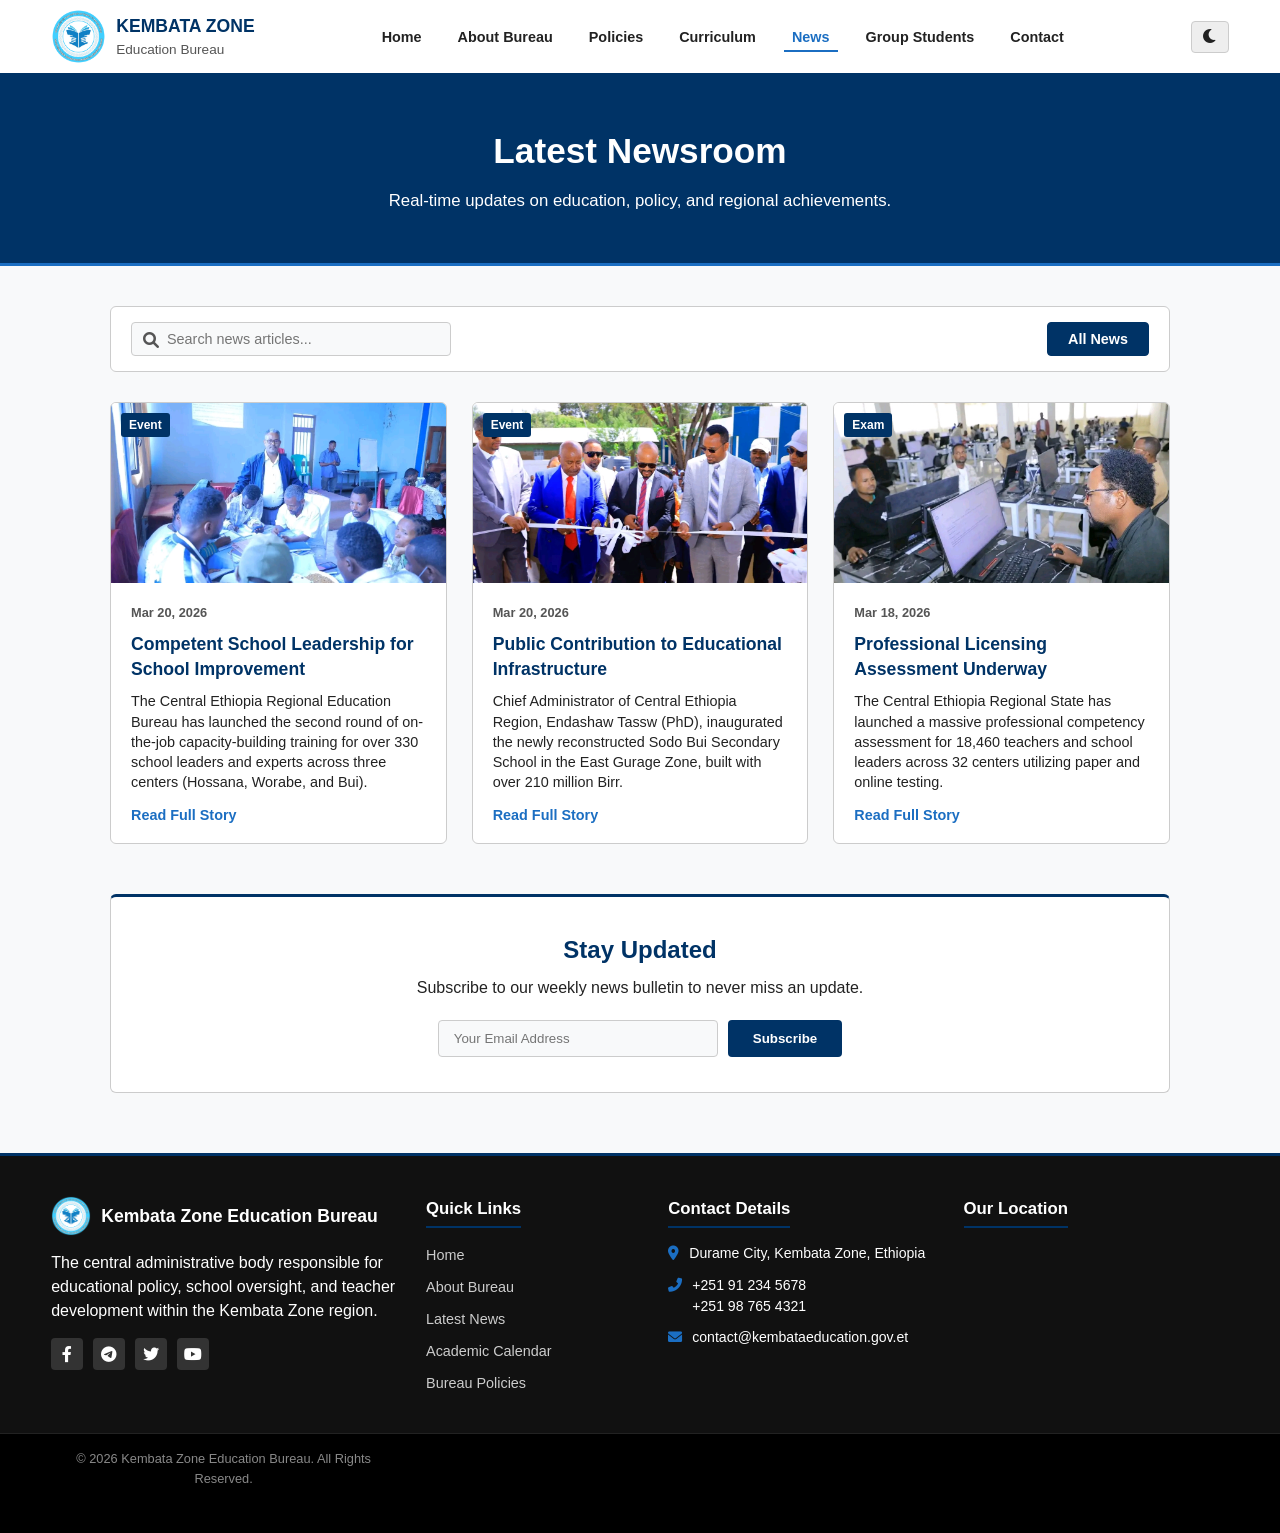
<file: news.html>
<!DOCTYPE html>
<html lang="en">
<head>
    <meta charset="UTF-8">
    <meta name="viewport" content="width=device-width, initial-scale=1.0">
    <title>News & Updates | Kembata Zone Education Bureau</title>
    <link rel="stylesheet" href="https://cdnjs.cloudflare.com/ajax/libs/font-awesome/6.0.0/css/all.min.css">
    <link rel="stylesheet" href="news.css">
</head>
<body>

<nav class="navbar">
    <div class="nav-container">
        <div class="nav-logo">
            <img src="./imgs/logo1.png" alt="Logo">
            <div class="logo-text">
                <span class="dept-name">Kembata Zone</span>
                <span class="dept-subtext">Education Bureau</span>
            </div>
        </div>

        <ul class="nav-links" id="nav-links">
            <li><a href="index.html">Home</a></li>
            <li><a href="about.html">About Bureau</a></li>
            <li><a href="policies.html">Policies</a></li>
            <li><a href="curriculum.html">Curriculum</a></li>
            <li><a href="news.html" class="active">News</a></li>
            <li><a href="group-students.html">Group Students</a></li>
            <li><a href="contact.html">Contact</a></li>
        </ul>

        <div class="nav-actions">
            <button id="dark-mode-toggle"><i class="fas fa-moon"></i></button>
            <div class="menu-toggle" id="mobile-menu">
                <span class="bar"></span>
                <span class="bar"></span>
                <span class="bar"></span>
            </div>
        </div>
    </div>
</nav>

<header class="news-hero">
    <div class="container">
        <h1>Latest Newsroom</h1>
        <p>Real-time updates on education, policy, and regional achievements.</p>
    </div>
</header>

<main class="main-content-wrapper">
    <div class="news-controls">
        <div class="search-bar">
            <i class="fas fa-search"></i>
            <input type="text" id="newsSearch" placeholder="Search news articles...">
        </div>
        <div class="filters">
            <button class="filter-btn active">All News</button>
        </div>
    </div>

    <div class="news-grid" id="newsGrid">
        <article class="news-card">
            <div class="news-img">
                <img src="./imgs/News1.jpg" alt="News">
                <span class="tag">Event</span>
            </div>
            <div class="news-body">
                <span>Mar 20, 2026</span>
                <h3>Competent School Leadership for School Improvement</h3>
                <p>The Central Ethiopia Regional Education Bureau has launched the second round of on-the-job capacity-building training for over 330 school leaders and experts across three centers (Hossana, Worabe, and Bui).</p>
                <button onclick="openNews(1)">Read Full Story</button>
            </div>
        </article>

        <article class="news-card">
            <div class="news-img">
                <img src="./imgs/News2.jpg" alt="News">
                <span class="tag">Event</span>
            </div>
            <div class="news-body">
                <span>Mar 20, 2026</span>
                <h3>Public Contribution to Educational Infrastructure</h3>
                <p>Chief Administrator of Central Ethiopia Region, Endashaw Tassw (PhD), inaugurated the newly reconstructed Sodo Bui Secondary School in the East Gurage Zone, built with over 210 million Birr.</p>
                <button onclick="openNews(2)">Read Full Story</button>
            </div>
        </article>

        <article class="news-card">
            <div class="news-img">
                <img src="./imgs/News3.jpg" alt="News">
                <span class="tag">Exam</span>
            </div>
            <div class="news-body">
                <span>Mar 18, 2026</span>
                <h3>Professional Licensing Assessment Underway</h3>
                <p>The Central Ethiopia Regional State has launched a massive professional competency assessment for 18,460 teachers and school leaders across 32 centers utilizing paper and online testing.</p>
                <button onclick="openNews(3)">Read Full Story</button>
            </div>
        </article>
    </div>

    <section class="newsletter-box">
        <h2>Stay Updated</h2>
        <p>Subscribe to our weekly news bulletin to never miss an update.</p>
        <form class="news-form">
            <input type="email" placeholder="Your Email Address" required>
            <button type="submit">Subscribe</button>
        </form>
    </section>
</main>

<div id="newsModal" class="modal">
    <div class="modal-content">
        <span class="close-modal">&times;</span>
        <div id="modalBody"></div>
    </div>
</div>

<footer class="site-footer" id="contact">
    <div class="footer-top">
        <div class="footer-container">
            <div class="footer-column bureau-info">
                <div class="f-logo">
                    <img src="./imgs/logo1.png" alt="Logo">
                    <h3>Kembata Zone Education Bureau</h3>
                </div>
                <p>The central administrative body responsible for educational policy, school oversight, and teacher development within the Kembata Zone region.</p>
                <div class="social-links">
                    <a href="#" aria-label="Facebook"><i class="fab fa-facebook-f"></i></a>
                    <a href="#" aria-label="Telegram"><i class="fab fa-telegram-plane"></i></a>
                    <a href="#" aria-label="Twitter"><i class="fab fa-twitter"></i></a>
                    <a href="#" aria-label="YouTube"><i class="fab fa-youtube"></i></a>
                </div>
            </div>

            <div class="footer-column">
                <h4 class="footer-title">Quick Links</h4>
                <ul class="f-links">
                    <li><a href="./index.html">Home</a></li>
                    <li><a href="./about.html">About Bureau</a></li>
                    <li><a href="./news.html">Latest News</a></li>
                    <li><a href="./curriculum.html">Academic Calendar</a></li>
                    <li><a href="./policies.html">Bureau Policies</a></li>
                </ul>
            </div>

            <div class="footer-column">
                <h4 class="footer-title">Contact Details</h4>
                <div class="contact-box">
                    <div class="c-item">
                        <i class="fas fa-map-marker-alt"></i>
                        <span>Durame City, Kembata Zone, Ethiopia</span>
                    </div>
                    <div class="c-item">
                        <i class="fas fa-phone-alt"></i>
                        <span>+251 91 234 5678<br>+251 98 765 4321</span>
                    </div>
                    <div class="c-item">
                        <i class="fas fa-envelope"></i>
                        <span>contact@kembataeducation.gov.et</span>
                    </div>
                </div>
            </div>

            <div class="footer-column">
                <h4 class="footer-title">Our Location</h4>
                <div class="map-wrapper">
                    <iframe src="https://www.google.com/maps/embed?pb=!1m18!1m12!1m3!1d31688.0000000000!2d37.8864!3d7.2361!2m3!1f0!2f0!3f0!3m2!1i1024!2i768!4f13.1!3m3!1m2!1s0x170e5b0000000001%3A0x0000000000000000!2sDurame!5e0!3m2!1sen!2set!4v1700000000000" width="100%" height="130" style="border:0;" allowfullscreen="" loading="lazy"></iframe>
                </div>
            </div>
        </div>
    </div>
    
    <div class="footer-bottom">
        <div class="footer-container centered-text">
            <p>© 2026 Kembata Zone Education Bureau. All Rights Reserved.</p>
        </div>
    </div>
</footer>

<script src="news.js"></script>
</body>
</html>
</file>
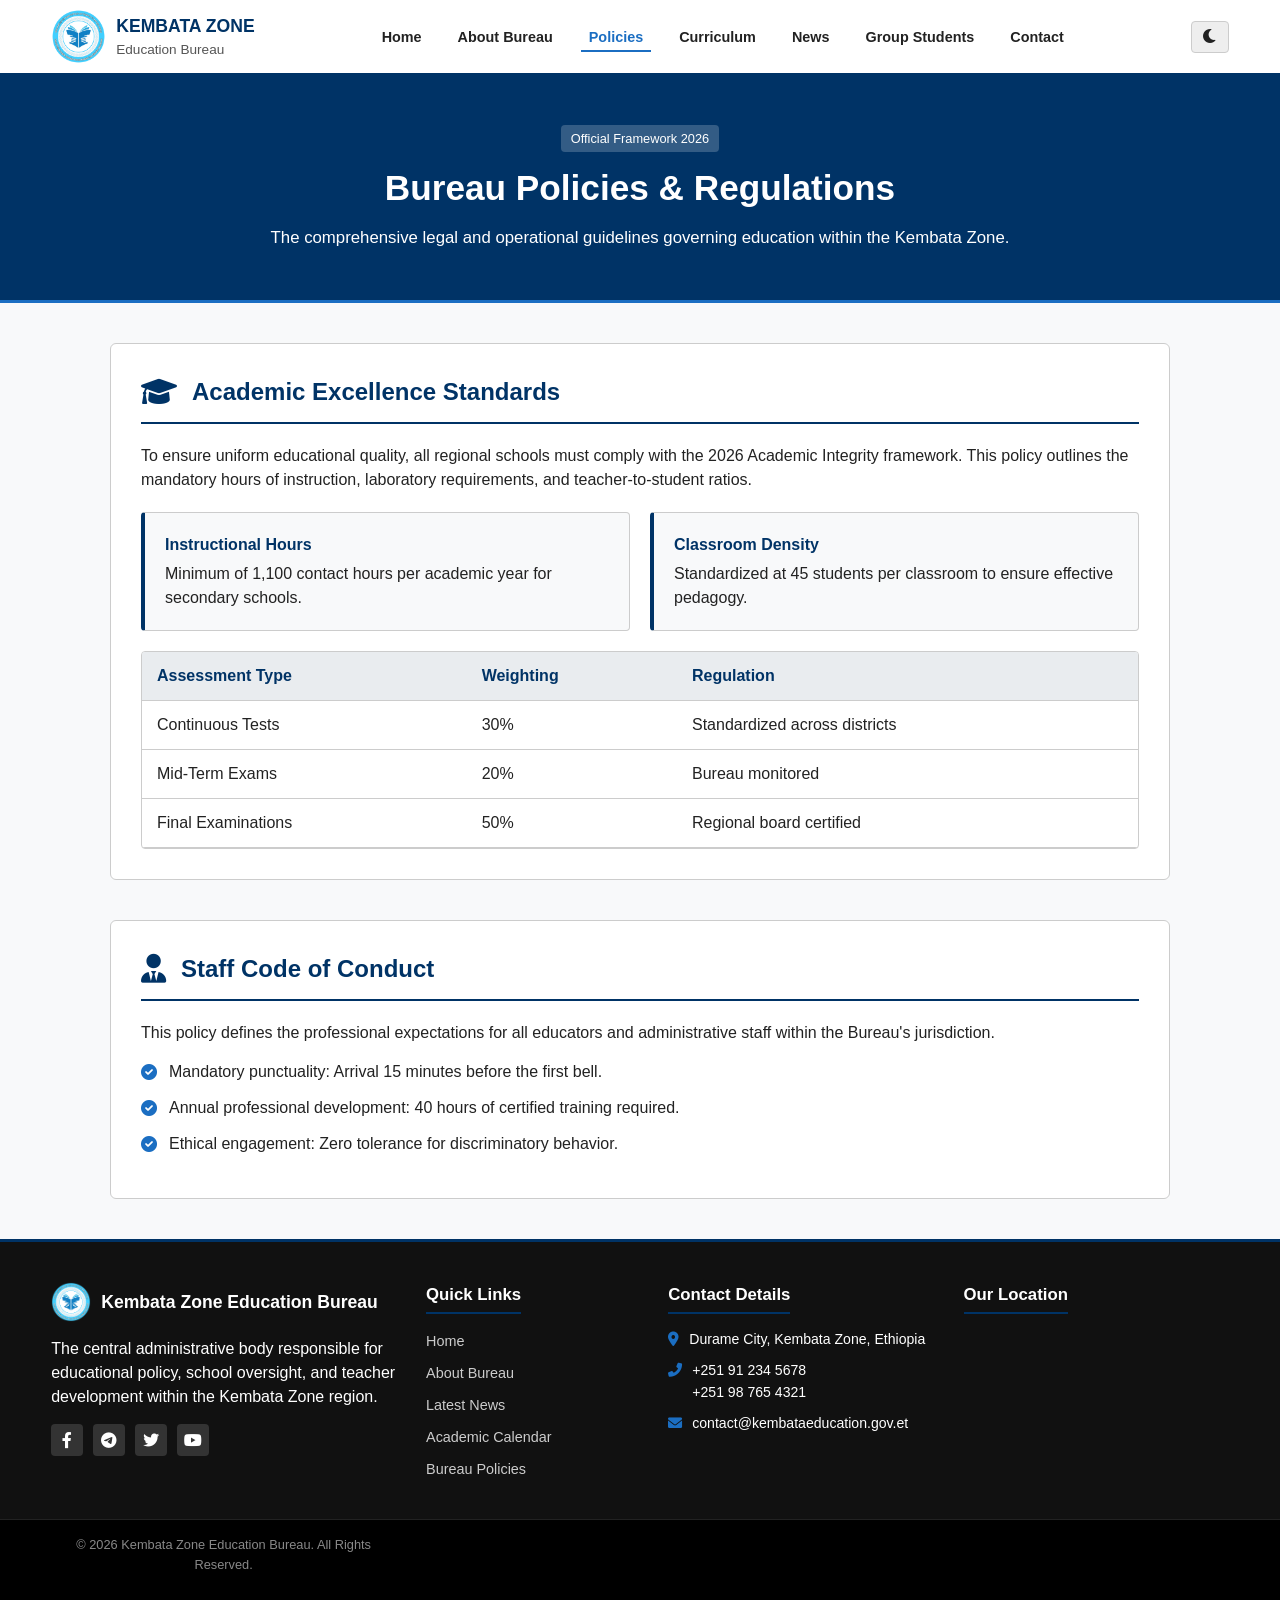
<file: policies.html>
<!DOCTYPE html>
<html lang="en">
<head>
    <meta charset="UTF-8">
    <meta name="viewport" content="width=device-width, initial-scale=1.0">
    <title>Bureau Policies | Kembata Zone Education Bureau</title>
    <link rel="stylesheet" href="https://cdnjs.cloudflare.com/ajax/libs/font-awesome/6.0.0/css/all.min.css">
    <link rel="stylesheet" href="policies.css">
</head>
<body>

<nav class="navbar">
    <div class="nav-container">
        <div class="nav-logo">
            <img src="./imgs/logo1.png" alt="Logo">
            <div class="logo-text">
                <span class="dept-name">Kembata Zone</span>
                <span class="dept-subtext">Education Bureau</span>
            </div>
        </div>

        <ul class="nav-links" id="nav-links">
            <li><a href="index.html">Home</a></li>
            <li><a href="about.html">About Bureau</a></li>
            <li><a href="policies.html" class="active">Policies</a></li>
            <li><a href="curriculum.html">Curriculum</a></li>
            <li><a href="news.html">News</a></li>
            <li><a href="group-students.html">Group Students</a></li>
            <li><a href="contact.html">Contact</a></li>
        </ul>

        <div class="nav-actions">
            <button id="dark-mode-toggle"><i class="fas fa-moon"></i></button>
            <div class="menu-toggle" id="mobile-menu">
                <span class="bar"></span>
                <span class="bar"></span>
                <span class="bar"></span>
            </div>
        </div>
    </div>
</nav>

<header class="policy-hero">
    <div class="container">
        <span class="badge">Official Framework 2026</span>
        <h1>Bureau Policies & Regulations</h1>
        <p>The comprehensive legal and operational guidelines governing education within the Kembata Zone.</p>
    </div>
</header>

<main class="policy-wrapper">
    
    <section id="academic" class="policy-card">
        <div class="policy-header">
            <i class="fas fa-graduation-cap"></i>
            <h2>Academic Excellence Standards</h2>
        </div>
        <div class="policy-body">
            <p>To ensure uniform educational quality, all regional schools must comply with the 2026 Academic Integrity framework. This policy outlines the mandatory hours of instruction, laboratory requirements, and teacher-to-student ratios.</p>
            
            <div class="policy-detail-grid">
                <div class="detail-item">
                    <h4>Instructional Hours</h4>
                    <p>Minimum of 1,100 contact hours per academic year for secondary schools.</p>
                </div>
                <div class="detail-item">
                    <h4>Classroom Density</h4>
                    <p>Standardized at 45 students per classroom to ensure effective pedagogy.</p>
                </div>
            </div>

            <div class="table-scroll">
                <table class="policy-table">
                    <thead>
                        <tr>
                            <th>Assessment Type</th>
                            <th>Weighting</th>
                            <th>Regulation</th>
                        </tr>
                    </thead>
                    <tbody>
                        <tr><td>Continuous Tests</td><td>30%</td><td>Standardized across districts</td></tr>
                        <tr><td>Mid-Term Exams</td><td>20%</td><td>Bureau monitored</td></tr>
                        <tr><td>Final Examinations</td><td>50%</td><td>Regional board certified</td></tr>
                    </tbody>
                </table>
            </div>
        </div>
    </section>

    <section id="conduct" class="policy-card">
        <div class="policy-header">
            <i class="fas fa-user-tie"></i>
            <h2>Staff Code of Conduct</h2>
        </div>
        <div class="policy-body">
            <p>This policy defines the professional expectations for all educators and administrative staff within the Bureau's jurisdiction.</p>
            <ul class="policy-list">
                <li><i class="fas fa-check-circle"></i> Mandatory punctuality: Arrival 15 minutes before the first bell.</li>
                <li><i class="fas fa-check-circle"></i> Annual professional development: 40 hours of certified training required.</li>
                <li><i class="fas fa-check-circle"></i> Ethical engagement: Zero tolerance for discriminatory behavior.</li>
            </ul>
        </div>
    </section>

</main>

<footer class="site-footer" id="contact">
    <div class="footer-top">
        <div class="footer-container">
            <div class="footer-column bureau-info">
                <div class="f-logo">
                    <img src="./imgs/logo1.png" alt="Logo">
                    <h3>Kembata Zone Education Bureau</h3>
                </div>
                <p>The central administrative body responsible for educational policy, school oversight, and teacher development within the Kembata Zone region.</p>
                <div class="social-links">
                    <a href="#" aria-label="Facebook"><i class="fab fa-facebook-f"></i></a>
                    <a href="#" aria-label="Telegram"><i class="fab fa-telegram-plane"></i></a>
                    <a href="#" aria-label="Twitter"><i class="fab fa-twitter"></i></a>
                    <a href="#" aria-label="YouTube"><i class="fab fa-youtube"></i></a>
                </div>
            </div>

            <div class="footer-column">
                <h4 class="footer-title">Quick Links</h4>
                <ul class="f-links">
                    <li><a href="./index.html">Home</a></li>
                    <li><a href="./about.html">About Bureau</a></li>
                    <li><a href="./news.html">Latest News</a></li>
                    <li><a href="./curriculum.html">Academic Calendar</a></li>
                    <li><a href="./policies.html">Bureau Policies</a></li>
                </ul>
            </div>

            <div class="footer-column">
                <h4 class="footer-title">Contact Details</h4>
                <div class="contact-box">
                    <div class="c-item">
                        <i class="fas fa-map-marker-alt"></i>
                        <span>Durame City, Kembata Zone, Ethiopia</span>
                    </div>
                    <div class="c-item">
                        <i class="fas fa-phone-alt"></i>
                        <span>+251 91 234 5678<br>+251 98 765 4321</span>
                    </div>
                    <div class="c-item">
                        <i class="fas fa-envelope"></i>
                        <span>contact@kembataeducation.gov.et</span>
                    </div>
                </div>
            </div>

            <div class="footer-column">
                <h4 class="footer-title">Our Location</h4>
                <div class="map-wrapper">
                    <iframe src="https://www.google.com/maps/embed?pb=!1m18!1m12!1m3!1d31688.0000000000!2d37.8864!3d7.2361!2m3!1f0!2f0!3f0!3m2!1i1024!2i768!4f13.1!3m3!1m2!1s0x170e5b0000000001%3A0x0000000000000000!2sDurame!5e0!3m2!1sen!2set!4v1700000000000" width="100%" height="130" style="border:0;" allowfullscreen="" loading="lazy"></iframe>
                </div>
            </div>
        </div>
    </div>
    
    <div class="footer-bottom">
        <div class="footer-container centered-text">
            <p>© 2026 Kembata Zone Education Bureau. All Rights Reserved.</p>
        </div>
    </div>
</footer>

<script src="policies.js"></script>
</body>
</html>
</file>
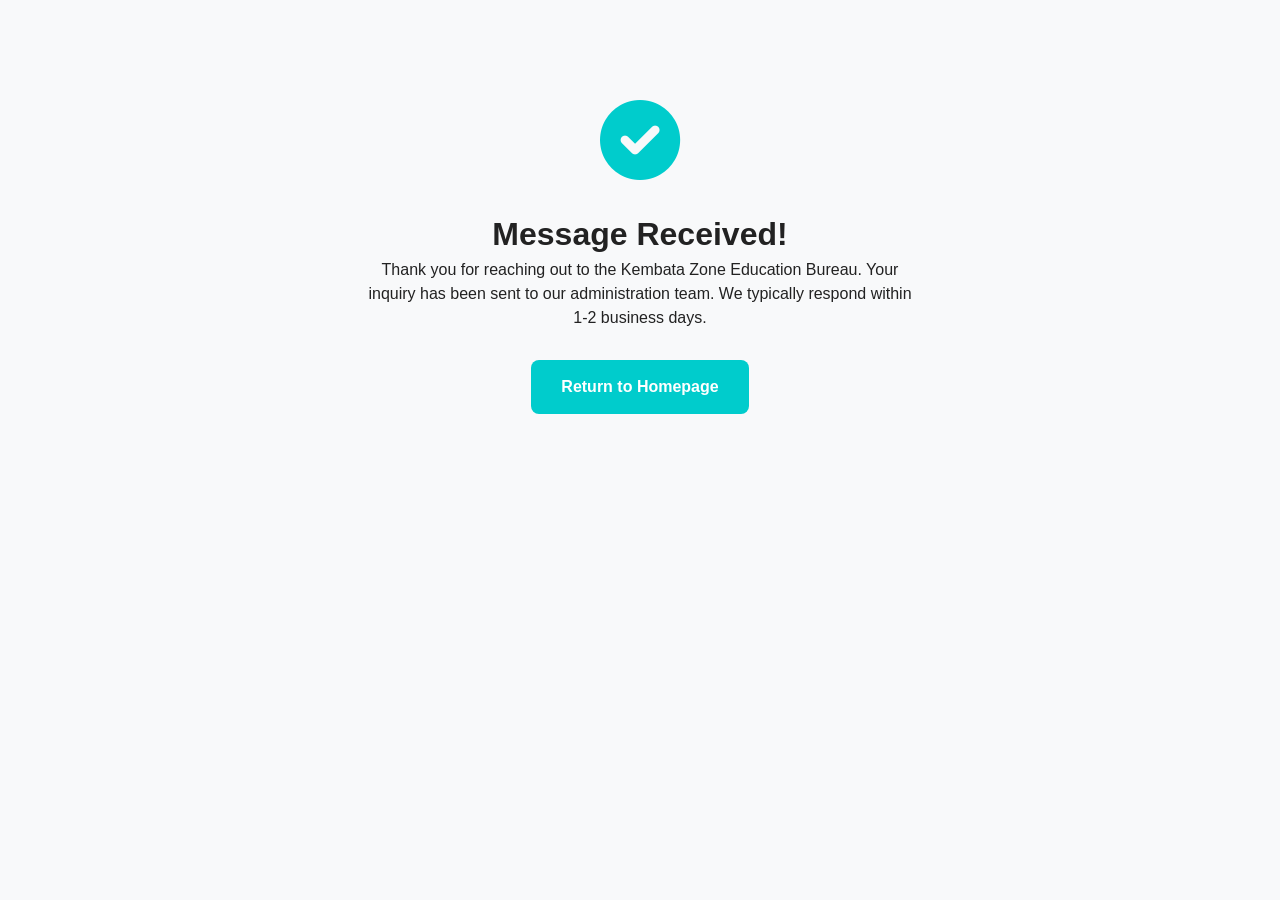
<file: thank-you.html>
<!DOCTYPE html>
<html lang="en">
<head>
    <meta charset="UTF-8">
    <meta name="viewport" content="width=device-width, initial-scale=1.0">
    <title>Message Sent | Kembata Zone Education</title>
    <link rel="stylesheet" href="https://cdnjs.cloudflare.com/ajax/libs/font-awesome/6.0.0/css/all.min.css">
    <link rel="stylesheet" href="contact.css">
    <style>
        .success-box { text-align: center; padding: 100px 20px; max-width: 600px; margin: 0 auto; }
        .success-box i { font-size: 5rem; color: #00CCCC; margin-bottom: 30px; }
        .btn-home { display: inline-block; margin-top: 30px; padding: 15px 30px; background: #00CCCC; color: white; text-decoration: none; border-radius: 8px; font-weight: bold; }
    </style>
</head>
<body>
    <div class="success-box">
        <i class="fas fa-check-circle"></i>
        <h1>Message Received!</h1>
        <p>Thank you for reaching out to the Kembata Zone Education Bureau. Your inquiry has been sent to our administration team. We typically respond within 1-2 business days.</p>
        <a href="index.html" class="btn-home">Return to Homepage</a>
    </div>
</body>
</html>
</file>
<file: style.css>
:root {
    --primary: #003366;      /* Classic academic dark blue */
    --accent: #1b6ec2;       /* Standard link blue */
    --dark: #222222;
    --light: #ffffff;
    --bg-alt: #f8f9fa;
    --border-color: #cccccc;
    --shadow: 0 2px 5px rgba(0,0,0,0.1);
}

[data-theme="dark"] {
    --dark: #f4f4f4;
    --light: #222222;
    --bg-alt: #1a1a1a;
    --border-color: #444444;
}

* { 
    margin: 0; 
    padding: 0; 
    box-sizing: border-box; 
    font-family: Arial, Helvetica, sans-serif; 
    scroll-behavior: smooth; 
}

body { 
    background: var(--bg-alt); 
    color: var(--dark); 
    line-height: 1.5; 
}

/* --- Navbar --- */
.navbar { 
    background: var(--light); 
    height: 75px; 
    display: flex; 
    align-items: center; 
    position: sticky; 
    top: 0; 
    z-index: 1000; 
    border-bottom: 2px solid var(--primary); 
}

.nav-container { 
    width: 92%; 
    max-width: 1200px; 
    margin: 0 auto; 
    display: flex; 
    justify-content: space-between; 
    align-items: center; 
}

.nav-logo { 
    display: flex; 
    align-items: center; 
    gap: 10px; 
}

.nav-logo img { 
    height: 55px; 
}

.logo-text {
    display: flex;
    flex-direction: column;
}

.dept-name { 
    font-weight: bold; 
    color: var(--primary); 
    font-size: 1.1rem; 
    text-transform: uppercase; 
}

.dept-subtext {
    font-size: 0.85rem;
    color: #555;
}

.nav-links { 
    display: flex; 
    list-style: none; 
    gap: 20px; 
}

.nav-links a { 
    text-decoration: none; 
    color: var(--dark); 
    font-weight: bold; 
    font-size: 0.9rem; 
    padding: 5px 8px;
}

.nav-links a.active, .nav-links a:hover {
    color: var(--accent);
    border-bottom: 2px solid var(--accent);
}

/* Dropdown */
.dropdown { 
    position: relative; 
}

.dropdown-content { 
    display: none; 
    position: absolute; 
    top: 100%; 
    background: var(--light); 
    min-width: 160px; 
    border: 1px solid var(--border-color); 
    box-shadow: var(--shadow); 
    list-style: none; 
}

.dropdown-content a { 
    padding: 10px 15px; 
    display: block; 
    border-bottom: 1px solid var(--border-color); 
}

@media (min-width: 1025px) { 
    .dropdown:hover .dropdown-content { 
        display: block; 
    } 
}

.nav-actions { 
    display: flex; 
    align-items: center; 
    gap: 15px; 
}

#dark-mode-toggle { 
    background: #eee; 
    border: 1px solid #ccc; 
    padding: 6px 10px;
    border-radius: 4px;
    cursor: pointer; 
    color: var(--dark); 
    font-size: 1rem; 
}

/* --- Hero Slider --- */
.hero-slider { 
    height: 60vh; 
    position: relative; 
    overflow: hidden; 
    background: #000; 
}

.slide { 
    position: absolute; 
    width: 100%; 
    height: 100%; 
    opacity: 0; 
    transition: opacity 0.5s ease; 
}

.slide.active { 
    opacity: 1; 
}

.slide img { 
    width: 100%; 
    height: 100%; 
    object-fit: cover; 
    filter: brightness(50%); 
}

.slide-content { 
    position: absolute; 
    top: 50%; 
    left: 50%; 
    transform: translate(-50%, -50%); 
    color: #fff; 
    text-align: center; 
    width: 85%; 
}

.slide-content h1 { 
    font-size: 2.2rem; 
    margin-bottom: 10px; 
    text-shadow: 1px 1px 3px rgba(0,0,0,0.8);
}

.slide-content p {
    font-size: 1.1rem;
}

.slider-btn { 
    position: absolute; 
    top: 50%; 
    transform: translateY(-50%); 
    background: rgba(0,0,0,0.5); 
    border: 1px solid #fff; 
    color: #fff; 
    padding: 10px 15px; 
    cursor: pointer; 
    z-index: 100; 
    border-radius: 3px; 
    font-size: 1.2rem; 
}

.slider-btn:hover { 
    background: var(--primary); 
}

.prev { left: 15px; } 
.next { right: 15px; }

.slider-dots { 
    position: absolute; 
    bottom: 20px; 
    width: 100%; 
    text-align: center; 
}

.dot { 
    height: 10px; 
    width: 10px; 
    background: rgba(255,255,255,0.6); 
    border-radius: 50%; 
    display: inline-block; 
    margin: 0 4px; 
    cursor: pointer; 
}

.dot.active { 
    background: var(--primary); 
    border: 1px solid #fff;
}

/* --- Content Sections --- */
.container { 
    max-width: 1100px; 
    margin: 0 auto; 
    padding: 0 20px; 
}

.section-header { 
    text-align: center; 
    margin-bottom: 30px; 
}

.section-header h2 { 
    font-size: 1.8rem; 
    color: var(--primary);
    margin-bottom: 5px; 
    text-transform: uppercase;
}

.programs-section { 
    padding: 50px 0; 
    background: var(--light); 
    border-bottom: 1px solid var(--border-color);
}

.programs-large-grid { 
    display: grid; 
    grid-template-columns: 1fr 1fr; 
    gap: 25px; 
}

.program-card-large { 
    background: var(--bg-alt); 
    border: 1px solid var(--border-color); 
    border-radius: 6px; 
    overflow: hidden; 
}

.program-image img { 
    width: 100%; 
    height: 220px; 
    object-fit: cover; 
}

.program-info { 
    padding: 20px; 
}

.badge { 
    background: var(--primary); 
    color: #fff; 
    padding: 3px 8px; 
    border-radius: 3px; 
    font-size: 0.75rem; 
    font-weight: bold; 
    margin-bottom: 10px; 
    display: inline-block; 
}

.text-link {
    display: inline-block;
    margin-top: 10px;
    color: var(--accent);
    font-weight: bold;
    text-decoration: none;
}

.text-link:hover {
    text-decoration: underline;
}

.news-section { 
    padding: 50px 0; 
}

.news-stack { 
    display: flex; 
    flex-direction: column; 
    gap: 20px; 
}

.news-row { 
    display: grid; 
    grid-template-columns: 280px 1fr; 
    background: var(--light); 
    border: 1px solid var(--border-color); 
    border-radius: 6px; 
    overflow: hidden; 
}

.nr-img img { 
    width: 100%; 
    height: 100%; 
    object-fit: cover; 
    min-height: 200px; 
}

.nr-text { 
    padding: 20px; 
    display: flex; 
    flex-direction: column; 
    justify-content: center; 
}

.nr-date { 
    color: #777; 
    font-size: 0.85rem; 
    font-weight: bold; 
    margin-bottom: 5px; 
}

.nr-link {
    margin-top: 10px;
    color: var(--accent);
    font-weight: bold;
    text-decoration: none;
}

.action-bar { 
    text-align: center; 
    margin-top: 30px; 
}

.btn-main { 
    background: var(--primary); 
    color: #fff; 
    padding: 10px 25px; 
    border-radius: 4px; 
    text-decoration: none; 
    font-weight: bold; 
    display: inline-block; 
}

.btn-main:hover {
    background: var(--accent);
}

.btn-outline { 
    border: 1px solid var(--primary); 
    color: var(--primary); 
    padding: 10px 25px; 
    border-radius: 4px; 
    text-decoration: none; 
    font-weight: bold; 
    display: inline-block; 
    background: #fff;
}

.btn-outline:hover {
    background: #f0f0f0;
}

/* --- Opening Hours Section --- */
.opening-hours { 
    padding: 40px 0; 
    background: var(--bg-alt); 
}

.hours-card { 
    background: var(--light); 
    padding: 30px; 
    border: 1px solid var(--border-color); 
    border-radius: 6px; 
    display: grid; 
    grid-template-columns: 1fr 1.5fr; 
    align-items: center; 
    gap: 30px;
}

.hours-info i { 
    font-size: 2.5rem; 
    color: var(--primary); 
    margin-bottom: 10px; 
}

.hours-info h3 { 
    font-size: 1.4rem; 
    margin-bottom: 5px; 
}

.hours-list .day-row { 
    display: flex; 
    justify-content: space-between; 
    padding: 8px 0; 
    border-bottom: 1px dashed #ccc; 
}

.hours-list .day-row:last-child { 
    border: none; 
}

.closed { 
    color: #cc0000; 
}

/* --- Footer --- */
.site-footer { 
    background: #111111; 
    color: #fff; 
    padding-top: 40px; 
    border-top: 3px solid var(--primary); 
}

.footer-container { 
    width: 92%; 
    max-width: 1200px; 
    margin: 0 auto; 
    display: grid; 
    grid-template-columns: 1.3fr 0.8fr 1fr 1fr; 
    gap: 30px; 
    padding-bottom: 30px; 
}

.f-logo { 
    display: flex; 
    align-items: center; 
    gap: 10px; 
    margin-bottom: 15px; 
}

.f-logo img { 
    height: 40px;
}

.f-logo h3 {
    font-size: 1.1rem;
}

.social-links { 
    display: flex; 
    gap: 10px; 
    margin-top: 15px; 
}

.social-links a { 
    width: 32px; 
    height: 32px; 
    background: #333; 
    border-radius: 4px; 
    display: flex; 
    align-items: center; 
    justify-content: center; 
    color: #fff; 
    text-decoration: none;
}

.social-links a:hover { 
    background: var(--accent); 
}

.footer-title { 
    font-size: 1.05rem; 
    margin-bottom: 15px; 
    border-bottom: 2px solid var(--primary);
    padding-bottom: 5px;
    display: inline-block;
}

.f-links { 
    list-style: none; 
}

.f-links li { 
    margin-bottom: 8px; 
}

.f-links a { 
    color: #ccc; 
    text-decoration: none; 
    font-size: 0.9rem;
}

.f-links a:hover {
    color: #fff;
    text-decoration: underline;
}

.c-item { 
    display: flex; 
    gap: 10px; 
    margin-bottom: 10px; 
    font-size: 0.88rem;
}

.c-item i { 
    color: var(--accent); 
    margin-top: 3px; 
}

.map-wrapper iframe {
    border-radius: 4px;
}

/* Centered Copyright Bar */
.footer-bottom { 
    background: #000; 
    padding: 15px 0; 
    border-top: 1px solid #222; 
}

.centered-text { 
    text-align: center; 
}

.footer-bottom p { 
    font-size: 0.8rem; 
    color: #888; 
}

/* --- Mobile Navigation --- */
.menu-toggle { 
    display: none; 
    flex-direction: column; 
    gap: 4px; 
    cursor: pointer; 
}

.bar { 
    width: 25px; 
    height: 3px; 
    background: var(--dark); 
    border-radius: 2px; 
}

@media (max-width: 1024px) {
    .menu-toggle { display: flex; }
    .nav-links { 
        position: fixed; 
        top: 75px; 
        left: -100%; 
        width: 75%; 
        height: 100vh; 
        background: var(--light); 
        flex-direction: column; 
        padding: 30px 20px; 
        border-right: 2px solid var(--primary);
        transition: 0.3s; 
    }
    .nav-links.active { left: 0; }
    .dropdown-content { 
        position: static; 
        display: none; 
        box-shadow: none; 
        padding-left: 15px; 
        border: none;
    }
    .dropdown.open .dropdown-content { display: block; }
    .programs-large-grid, .news-row, .footer-container, .hours-card { grid-template-columns: 1fr; }
    .hours-card { text-align: left; }
}
</file>
<file: about.css>
:root {
    --primary: #003366;      /* Classic academic dark blue */
    --accent: #1b6ec2;       /* Standard link blue */
    --dark: #222222;
    --light: #ffffff;
    --bg-alt: #f8f9fa;
    --border-color: #cccccc;
    --shadow: 0 2px 5px rgba(0,0,0,0.1);
}

[data-theme="dark"] {
    --dark: #f4f4f4;
    --light: #222222;
    --bg-alt: #1a1a1a;
    --border-color: #444444;
}

* { 
    margin: 0; 
    padding: 0; 
    box-sizing: border-box; 
    font-family: Arial, Helvetica, sans-serif; 
}

body { 
    background: var(--bg-alt); 
    color: var(--dark); 
    line-height: 1.5; 
    overflow-x: hidden; 
}

/* --- Navbar --- */
.navbar { 
    background: var(--light); 
    height: 75px; 
    display: flex; 
    align-items: center; 
    position: sticky; 
    top: 0; 
    z-index: 1000; 
    border-bottom: 2px solid var(--primary); 
}

.nav-container { 
    width: 92%; 
    max-width: 1200px; 
    margin: 0 auto; 
    display: flex; 
    justify-content: space-between; 
    align-items: center; 
}

.nav-logo { 
    display: flex; 
    align-items: center; 
    gap: 10px; 
}

.nav-logo img { 
    height: 55px; 
}

.logo-text {
    display: flex;
    flex-direction: column;
}

.dept-name { 
    font-weight: bold; 
    color: var(--primary); 
    font-size: 1.1rem; 
    text-transform: uppercase; 
}

.dept-subtext {
    font-size: 0.85rem;
    color: #555;
}

.nav-links { 
    display: flex; 
    list-style: none; 
    gap: 20px; 
}

.nav-links a { 
    text-decoration: none; 
    color: var(--dark); 
    font-weight: bold; 
    font-size: 0.9rem; 
    padding: 5px 8px;
}

.nav-links a.active, .nav-links a:hover {
    color: var(--accent);
    border-bottom: 2px solid var(--accent);
}

.nav-actions { 
    display: flex; 
    align-items: center; 
    gap: 15px; 
}

#dark-mode-toggle { 
    background: #eee; 
    border: 1px solid #ccc; 
    padding: 6px 10px;
    border-radius: 4px;
    cursor: pointer; 
    color: var(--dark); 
    font-size: 1rem; 
}

/* --- Content Wrapper & Sections --- */
.main-content-wrapper { 
    max-width: 1100px; 
    margin: 0 auto; 
    padding: 40px 20px; 
}

section { 
    margin-bottom: 60px; 
}

/* --- Hero Banner --- */
.about-hero { 
    background: var(--primary); 
    color: white; 
    padding: 50px 20px; 
    text-align: center; 
    border-bottom: 3px solid var(--accent);
}

.about-hero h1 { 
    font-size: 2.5rem; 
    margin-bottom: 10px;
}

.about-hero p {
    font-size: 1.1rem;
}

/* --- Mission, Vision, Values --- */
.mvv-grid { 
    display: grid; 
    grid-template-columns: repeat(3, 1fr); 
    gap: 20px; 
}

.mvv-card { 
    background: var(--light); 
    padding: 25px 20px; 
    border: 1px solid var(--border-color);
    border-radius: 6px; 
    text-align: center; 
}

.mvv-card i { 
    font-size: 2rem; 
    color: var(--primary); 
    margin-bottom: 15px; 
}

.mvv-card h3 {
    margin-bottom: 10px;
    color: var(--primary);
}

/* --- Institutional Description --- */
.desc-content { 
    display: grid; 
    grid-template-columns: 1.3fr 0.7fr; 
    gap: 40px; 
    align-items: start;
}

.text-block { 
    margin-bottom: 25px; 
}

.text-block h3 { 
    color: var(--primary); 
    margin-bottom: 8px; 
    font-size: 1.2rem;
    border-bottom: 1px solid var(--border-color);
    padding-bottom: 4px;
}

.desc-side-content img { 
    width: 100%; 
    border: 1px solid var(--border-color);
    border-radius: 6px; 
    margin-bottom: 15px; 
}

.stat-stack {
    display: flex;
    flex-direction: column;
    gap: 15px;
}

.stat-box { 
    background: var(--primary); 
    color: white; 
    padding: 15px; 
    border-radius: 6px; 
    text-align: center; 
}

.stat-box span { 
    font-size: 1.8rem; 
    font-weight: bold; 
    display: block; 
}

/* --- Director Message --- */
.message-wrapper { 
    display: grid; 
    grid-template-columns: 240px 1fr; 
    gap: 30px; 
    align-items: center; 
    background: var(--light); 
    padding: 30px; 
    border: 1px solid var(--border-color);
    border-radius: 6px; 
}

.director-portrait img { 
    width: 100%; 
    border: 1px solid var(--border-color);
    border-radius: 4px; 
}

.message-text .subtitle {
    color: var(--accent);
    font-weight: bold;
    font-size: 0.9rem;
    text-transform: uppercase;
}

.message-text h2 { 
    margin: 5px 0 15px 0; 
    font-size: 1.6rem; 
    color: var(--primary);
}

.message-text p {
    margin-bottom: 15px;
}

.director-signature {
    margin-top: 20px;
    border-top: 1px solid var(--border-color);
    padding-top: 10px;
}

.director-signature h4 {
    color: var(--primary);
}

.director-signature span {
    font-size: 0.85rem;
    color: #666;
}

/* --- Leadership Grid --- */
.section-header { 
    text-align: center; 
    margin-bottom: 30px; 
}

.section-header h2 {
    font-size: 1.8rem;
    color: var(--primary);
    margin-bottom: 5px;
    text-transform: uppercase;
}

.directors-grid { 
    display: grid; 
    grid-template-columns: repeat(auto-fill, minmax(200px, 1fr)); 
    gap: 20px; 
}

.director-card { 
    background: var(--light); 
    border: 1px solid var(--border-color);
    border-radius: 6px; 
    overflow: hidden; 
    text-align: center; 
}

.director-card img { 
    width: 100%; 
    height: 180px; 
    object-fit: cover; 
}

.director-info { 
    padding: 15px; 
}

.director-info h4 {
    font-size: 1rem;
    margin-bottom: 5px;
}

.role { 
    font-size: 0.8rem; 
    color: var(--accent); 
    text-transform: uppercase; 
    font-weight: bold; 
}

/* --- Footer --- */
.site-footer { 
    background: #111111; 
    color: #fff; 
    padding-top: 40px; 
    border-top: 3px solid var(--primary); 
}

.footer-container { 
    width: 92%; 
    max-width: 1200px; 
    margin: 0 auto; 
    display: grid; 
    grid-template-columns: 1.3fr 0.8fr 1fr 1fr; 
    gap: 30px; 
    padding-bottom: 30px; 
}

.f-logo { 
    display: flex; 
    align-items: center; 
    gap: 10px; 
    margin-bottom: 15px; 
}

.f-logo img { 
    height: 40px;
}

.f-logo h3 {
    font-size: 1.1rem;
}

.social-links { 
    display: flex; 
    gap: 10px; 
    margin-top: 15px; 
}

.social-links a { 
    width: 32px; 
    height: 32px; 
    background: #333; 
    border-radius: 4px; 
    display: flex; 
    align-items: center; 
    justify-content: center; 
    color: #fff; 
    text-decoration: none;
}

.social-links a:hover { 
    background: var(--accent); 
}

.footer-title { 
    font-size: 1.05rem; 
    margin-bottom: 15px; 
    border-bottom: 2px solid var(--primary);
    padding-bottom: 5px;
    display: inline-block;
}

.f-links { 
    list-style: none; 
}

.f-links li { 
    margin-bottom: 8px; 
}

.f-links a { 
    color: #ccc; 
    text-decoration: none; 
    font-size: 0.9rem;
}

.f-links a:hover {
    color: #fff;
    text-decoration: underline;
}

.c-item { 
    display: flex; 
    gap: 10px; 
    margin-bottom: 10px; 
    font-size: 0.88rem;
}

.c-item i { 
    color: var(--accent); 
    margin-top: 3px; 
}

.map-wrapper iframe {
    border-radius: 4px;
}

.footer-bottom { 
    background: #000; 
    padding: 15px 0; 
    border-top: 1px solid #222; 
}

.centered-text { 
    text-align: center; 
}

.footer-bottom p { 
    font-size: 0.8rem; 
    color: #888; 
}

/* --- Mobile Navigation & Responsiveness --- */
.menu-toggle { 
    display: none; 
    flex-direction: column; 
    gap: 4px; 
    cursor: pointer; 
}

.bar { 
    width: 25px; 
    height: 3px; 
    background: var(--dark); 
    border-radius: 2px; 
}

@media (max-width: 1024px) {
    .menu-toggle { display: flex; }
    .nav-links { 
        position: fixed; 
        top: 75px; 
        left: -100%; 
        width: 75%; 
        height: 100vh; 
        background: var(--light); 
        flex-direction: column; 
        padding: 30px 20px; 
        border-right: 2px solid var(--primary);
        transition: 0.3s; 
        z-index: 1000;
    }
    .nav-links.active { left: 0; }
    .main-content-wrapper { padding: 20px; }
    .mvv-grid, .desc-content, .message-wrapper, .footer-container { grid-template-columns: 1fr; }
}
</file>
<file: contact.css>
/* ============================================================
   contact.css – Kembata Zone Education Bureau
   Contact Page Styles
   ============================================================ */

:root {
    --primary: #003366;      /* Academic dark blue */
    --accent: #1b6ec2;       /* Link/Accent blue */
    --dark: #222222;
    --light: #ffffff;
    --bg-alt: #f8f9fa;
    --border-color: #cccccc;
    --text-soft: #555555;
    --shadow: 0 2px 8px rgba(0,0,0,0.08);
}

[data-theme="dark"] {
    --dark: #f4f4f4;
    --light: #222222;
    --bg-alt: #1a1a1a;
    --border-color: #444444;
    --text-soft: #bbb;
    --shadow: 0 4px 12px rgba(0,0,0,0.4);
}

* { 
    margin: 0; 
    padding: 0; 
    box-sizing: border-box; 
    font-family: Arial, Helvetica, sans-serif; 
}

body { 
    background: var(--bg-alt); 
    color: var(--dark); 
    line-height: 1.5;
    overflow-x: hidden; 
    max-width: 100%;
}

/* --- Navbar --- */
.navbar { 
    background: var(--light); 
    height: 75px; 
    display: flex; 
    align-items: center; 
    position: sticky; 
    top: 0; 
    z-index: 1000; 
    border-bottom: 2px solid var(--primary); 
}

.nav-container { 
    width: 92%; 
    max-width: 1200px; 
    margin: 0 auto; 
    display: flex; 
    justify-content: space-between; 
    align-items: center; 
}

.nav-logo { 
    display: flex; 
    align-items: center; 
    gap: 10px; 
}

.nav-logo img { 
    height: 55px; 
}

.logo-text {
    display: flex;
    flex-direction: column;
}

.dept-name { 
    font-weight: bold; 
    color: var(--primary); 
    font-size: 1.1rem; 
    text-transform: uppercase; 
}

.dept-subtext {
    font-size: 0.85rem;
    color: var(--text-soft);
}

.nav-links { 
    display: flex; 
    list-style: none; 
    gap: 20px; 
}

.nav-links a { 
    text-decoration: none; 
    color: var(--dark); 
    font-weight: bold; 
    font-size: 0.9rem; 
    padding: 5px 8px;
}

.nav-links a.active, .nav-links a:hover {
    color: var(--accent);
    border-bottom: 2px solid var(--accent);
}

.nav-actions { 
    display: flex; 
    align-items: center; 
    gap: 15px; 
}

#dark-mode-toggle { 
    background: var(--bg-alt); 
    border: 1px solid var(--border-color); 
    padding: 6px 10px;
    border-radius: 4px;
    cursor: pointer; 
    color: var(--dark); 
    font-size: 1rem; 
}

/* --- Contact Hero --- */
.contact-hero { 
    background: var(--primary); 
    color: white; 
    padding: 50px 20px; 
    text-align: center; 
    border-bottom: 3px solid var(--accent);
    margin-bottom: 40px;
}

.contact-hero h1 { 
    font-size: 2.2rem; 
    margin-bottom: 10px; 
}

.contact-hero p {
    font-size: 1.05rem;
    opacity: 0.9;
}

/* --- Layout --- */
.contact-wrapper { 
    max-width: 1100px; 
    margin: 0 auto; 
    padding: 0 20px 80px; 
}

.contact-cards { 
    display: grid; 
    grid-template-columns: repeat(auto-fit, minmax(280px, 1fr)); 
    gap: 25px; 
    margin-bottom: 40px; 
}

.info-card { 
    background: var(--light); 
    padding: 30px 20px; 
    border-radius: 6px; 
    text-align: center; 
    box-shadow: var(--shadow); 
    border: 1px solid var(--border-color);
    border-top: 3px solid var(--primary); 
}

.info-card i { 
    font-size: 2rem; 
    color: var(--primary); 
    margin-bottom: 15px; 
}

.info-card h3 {
    color: var(--primary);
    font-size: 1.15rem;
    margin-bottom: 10px;
}

.info-card p {
    font-size: 0.9rem;
    color: var(--dark);
    margin-bottom: 4px;
}

/* --- Form Container --- */
.form-container-wide { 
    background: var(--light); 
    padding: 40px; 
    border-radius: 6px; 
    box-shadow: var(--shadow); 
    border: 1px solid var(--border-color);
    margin-bottom: 50px; 
}

.contact-form-main h2 {
    color: var(--primary);
    font-size: 1.6rem;
    margin-bottom: 5px;
}

.form-subtitle { 
    color: var(--text-soft); 
    font-size: 0.95rem;
    margin-bottom: 25px; 
}

.form-group { 
    display: flex; 
    flex-direction: column; 
    gap: 6px; 
    margin-bottom: 20px; 
}

.form-group label { 
    font-weight: bold; 
    font-size: 0.88rem; 
}

.form-row { 
    display: grid; 
    grid-template-columns: 1fr 1fr; 
    gap: 20px; 
}

input, textarea { 
    width: 100%; 
    padding: 10px 12px; 
    border: 1px solid var(--border-color); 
    border-radius: 4px; 
    background: var(--bg-alt); 
    color: var(--dark); 
    font-size: 0.9rem; 
    outline: none;
}

input:focus, textarea:focus { 
    border-color: var(--accent); 
    background: var(--light); 
}

.submit-btn { 
    width: 100%; 
    padding: 12px; 
    background: var(--primary); 
    color: white; 
    border: none; 
    border-radius: 4px; 
    font-size: 1rem; 
    font-weight: bold; 
    cursor: pointer; 
    display: flex; 
    justify-content: center; 
    align-items: center; 
    gap: 10px; 
}

.submit-btn:hover { 
    background: var(--accent); 
}

#form-status {
    margin-top: 15px;
    padding: 10px;
    border-radius: 4px;
    font-size: 0.9rem;
    display: none;
    text-align: center;
    font-weight: bold;
}

#form-status.success {
    display: block;
    background: #d4edda;
    color: #155724;
    border: 1px solid #c3e6cb;
}

#form-status.error {
    display: block;
    background: #f8d7da;
    color: #721c24;
    border: 1px solid #f5c6cb;
}

/* --- Map Section --- */
.map-section h2 {
    color: var(--primary);
    font-size: 1.5rem;
    margin-bottom: 15px;
}

.map-frame { 
    border-radius: 6px; 
    overflow: hidden; 
    border: 1px solid var(--border-color);
    box-shadow: var(--shadow); 
}

/* --- Footer --- */
.site-footer { 
    background: #111111; 
    color: #fff; 
    padding-top: 40px; 
    border-top: 3px solid var(--primary); 
}

.footer-container { 
    width: 92%; 
    max-width: 1200px; 
    margin: 0 auto; 
    display: grid; 
    grid-template-columns: 1.3fr 0.8fr 1fr 1fr; 
    gap: 30px; 
    padding-bottom: 30px; 
}

.f-logo { 
    display: flex; 
    align-items: center; 
    gap: 10px; 
    margin-bottom: 15px; 
}

.f-logo img { 
    height: 40px;
}

.f-logo h3 {
    font-size: 1.1rem;
}

.social-links { 
    display: flex; 
    gap: 10px; 
    margin-top: 15px; 
}

.social-links a { 
    width: 32px; 
    height: 32px; 
    background: #333; 
    border-radius: 4px; 
    display: flex; 
    align-items: center; 
    justify-content: center; 
    color: #fff; 
    text-decoration: none;
}

.social-links a:hover { 
    background: var(--accent); 
}

.footer-title { 
    font-size: 1.05rem; 
    margin-bottom: 15px; 
    border-bottom: 2px solid var(--primary);
    padding-bottom: 5px;
    display: inline-block;
}

.f-links { 
    list-style: none; 
}

.f-links li { 
    margin-bottom: 8px; 
}

.f-links a { 
    color: #ccc; 
    text-decoration: none; 
    font-size: 0.9rem;
}

.f-links a:hover {
    color: #fff;
    text-decoration: underline;
}

.c-item { 
    display: flex; 
    gap: 10px; 
    margin-bottom: 10px; 
    font-size: 0.88rem;
}

.c-item i { 
    color: var(--accent); 
    margin-top: 3px; 
}

.map-wrapper iframe {
    border-radius: 4px;
}

.footer-bottom { 
    background: #000; 
    padding: 15px 0; 
    border-top: 1px solid #222; 
}

.centered-text { 
    text-align: center; 
}

.footer-bottom p { 
    font-size: 0.8rem; 
    color: #888; 
}

/* --- Mobile Responsiveness --- */
.menu-toggle { 
    display: none; 
    flex-direction: column; 
    gap: 4px; 
    cursor: pointer; 
}

.bar { 
    width: 25px; 
    height: 3px; 
    background: var(--dark); 
    border-radius: 2px; 
}

@media (max-width: 768px) {
    .form-row { grid-template-columns: 1fr; gap: 0; }
    .form-container-wide { padding: 25px; }
    .menu-toggle { display: flex; }
    .nav-links { 
        position: fixed; 
        top: 75px; 
        left: -100%; 
        width: 75%; 
        height: 100vh; 
        background: var(--light); 
        flex-direction: column; 
        padding: 30px 20px; 
        border-right: 2px solid var(--primary);
        transition: 0.3s; 
        z-index: 1000; 
    }
    .nav-links.active { left: 0; }
    .footer-container { grid-template-columns: 1fr; }
}
</file>
<file: group-students.css>
/* ============================================================
   group-students.css – Kembata Zone Education Bureau
   Styles for the Group Students page
   ============================================================ */

:root {
    --primary: #003366;      /* Academic dark blue */
    --accent: #1b6ec2;       /* Link/Accent blue */
    --dark: #222222;
    --light: #ffffff;
    --bg-alt: #f8f9fa;
    --border-color: #cccccc;
    --text-soft: #555555;
    --shadow: 0 2px 8px rgba(0,0,0,0.08);
}

[data-theme="dark"] {
    --dark: #f4f4f4;
    --light: #222222;
    --bg-alt: #1a1a1a;
    --border-color: #444444;
    --text-soft: #bbb;
    --shadow: 0 4px 12px rgba(0,0,0,0.4);
}

* { 
    margin: 0; 
    padding: 0; 
    box-sizing: border-box; 
    font-family: Arial, Helvetica, sans-serif; 
}

body { 
    background: var(--bg-alt); 
    color: var(--dark); 
    line-height: 1.5;
    overflow-x: hidden; 
    max-width: 100%;
}

/* --- Hero Section --- */
.page-hero {
    background: var(--primary);
    padding: 60px 20px;
    text-align: center;
    color: #fff;
    border-bottom: 3px solid var(--accent);
}

.hero-label {
    display: inline-block;
    background: rgba(255,255,255,0.15);
    border: 1px solid rgba(255,255,255,0.3);
    color: #fff;
    padding: 5px 16px;
    border-radius: 20px;
    font-size: 0.85rem;
    font-weight: bold;
    margin-bottom: 15px;
}

.hero-label i { margin-right: 8px; }

.page-hero h1 {
    font-size: 2.2rem;
    font-weight: bold;
    margin-bottom: 10px;
}

.page-hero p {
    font-size: 1.05rem;
    opacity: 0.9;
    max-width: 600px;
    margin: 0 auto;
}

/* --- Group Meta Section --- */
.group-meta-section {
    padding: 40px 20px;
    background: var(--bg-alt);
}

.container {
    max-width: 1100px;
    margin: 0 auto;
}

.group-meta-card {
    background: var(--light);
    border-radius: 6px;
    box-shadow: var(--shadow);
    display: flex;
    align-items: center;
    justify-content: space-around;
    flex-wrap: wrap;
    gap: 20px;
    padding: 25px 30px;
    border: 1px solid var(--border-color);
    border-top: 3px solid var(--primary);
}

.meta-item {
    display: flex;
    align-items: center;
    gap: 15px;
    flex: 1 1 180px;
}

.meta-item i {
    font-size: 1.8rem;
    color: var(--primary);
    flex-shrink: 0;
}

.meta-item div {
    display: flex;
    flex-direction: column;
}

.meta-label {
    font-size: 0.75rem;
    text-transform: uppercase;
    letter-spacing: 0.5px;
    color: var(--text-soft);
    font-weight: bold;
    margin-bottom: 2px;
}

.meta-value {
    font-size: 0.95rem;
    font-weight: bold;
    color: var(--dark);
}

.meta-divider {
    width: 1px;
    height: 45px;
    background: var(--border-color);
    flex-shrink: 0;
}

/* --- Students Section --- */
.students-section {
    padding: 20px 20px 80px;
    background: var(--bg-alt);
}

.section-header {
    text-align: center;
    margin-bottom: 35px;
}

.section-header h2 {
    color: var(--primary);
    font-size: 1.8rem;
    margin-bottom: 5px;
}

.section-header p {
    color: var(--text-soft);
    font-size: 0.95rem;
}

/* --- Students Grid --- */
.students-grid {
    display: grid;
    grid-template-columns: repeat(auto-fill, minmax(160px, 1fr));
    gap: 22px;
}

.student-card {
    display: flex;
    flex-direction: column;
    align-items: center;
    gap: 10px;
    background: var(--light);
    border-radius: 6px;
    padding: 16px 12px 16px;
    border: 1px solid var(--border-color);
    box-shadow: var(--shadow);
    text-align: center;
    position: relative;
}

.student-card:hover {
    border-color: var(--accent);
}

.student-photo-wrap {
    width: 100px;
    height: 125px;
    border-radius: 4px;
    overflow: hidden;
    border: 2px solid var(--primary);
    flex-shrink: 0;
}

.student-photo-wrap img {
    width: 100%;
    height: 100%;
    object-fit: cover;
    object-position: top center;
    display: block;
}

.student-name {
    font-size: 0.88rem;
    font-weight: bold;
    color: var(--dark);
    line-height: 1.2;
}

/* --- Badges --- */
.role-badge {
    display: inline-block;
    padding: 3px 8px;
    font-size: 0.68rem;
    font-weight: bold;
    border-radius: 4px;
    text-transform: uppercase;
    letter-spacing: 0.5px;
}

.role-badge.leader {
    background-color: var(--primary);
    color: #ffffff;
}

.role-badge.member {
    background-color: var(--bg-alt);
    color: var(--text-soft);
    border: 1px solid var(--border-color);
}

/* --- Responsive Layout --- */
@media (max-width: 768px) {
    .group-meta-card {
        flex-direction: column;
        align-items: flex-start;
        padding: 20px;
    }
    .meta-divider { display: none; }

    .students-grid {
        grid-template-columns: repeat(auto-fill, minmax(130px, 1fr));
        gap: 16px;
    }
    .student-photo-wrap {
        width: 85px;
        height: 110px;
    }
}

@media (max-width: 480px) {
    .students-grid {
        grid-template-columns: repeat(2, 1fr);
        gap: 12px;
    }
}
</file>
<file: news.css>
:root {
    --primary: #003366;      /* Classic academic dark blue */
    --accent: #1b6ec2;       /* Standard link blue */
    --dark: #222222;
    --light: #ffffff;
    --bg-alt: #f8f9fa;
    --border-color: #cccccc;
    --text-soft: #555555;
    --shadow: 0 2px 5px rgba(0,0,0,0.1);
}

[data-theme="dark"] {
    --dark: #f4f4f4;
    --light: #222222;
    --bg-alt: #1a1a1a;
    --border-color: #444444;
    --text-soft: #bbb;
}

* { 
    margin: 0; 
    padding: 0; 
    box-sizing: border-box; 
    font-family: Arial, Helvetica, sans-serif; 
}

body { 
    background: var(--bg-alt); 
    color: var(--dark); 
    line-height: 1.5;
    overflow-x: hidden; 
    max-width: 100%;
}

/* --- Navbar --- */
.navbar { 
    background: var(--light); 
    height: 75px; 
    display: flex; 
    align-items: center; 
    position: sticky; 
    top: 0; 
    z-index: 1000; 
    border-bottom: 2px solid var(--primary); 
}

.nav-container { 
    width: 92%; 
    max-width: 1200px; 
    margin: 0 auto; 
    display: flex; 
    justify-content: space-between; 
    align-items: center; 
}

.nav-logo { 
    display: flex; 
    align-items: center; 
    gap: 10px; 
}

.nav-logo img { 
    height: 55px; 
}

.logo-text {
    display: flex;
    flex-direction: column;
}

.dept-name { 
    font-weight: bold; 
    color: var(--primary); 
    font-size: 1.1rem; 
    text-transform: uppercase; 
}

.dept-subtext {
    font-size: 0.85rem;
    color: #555;
}

.nav-links { 
    display: flex; 
    list-style: none; 
    gap: 20px; 
}

.nav-links a { 
    text-decoration: none; 
    color: var(--dark); 
    font-weight: bold; 
    font-size: 0.9rem; 
    padding: 5px 8px;
}

.nav-links a.active, .nav-links a:hover {
    color: var(--accent);
    border-bottom: 2px solid var(--accent);
}

.nav-actions { 
    display: flex; 
    align-items: center; 
    gap: 15px; 
}

#dark-mode-toggle { 
    background: #eee; 
    border: 1px solid #ccc; 
    padding: 6px 10px;
    border-radius: 4px;
    cursor: pointer; 
    color: var(--dark); 
    font-size: 1rem; 
}

/* --- Hero --- */
.news-hero { 
    background: var(--primary); 
    color: white; 
    padding: 50px 20px; 
    text-align: center; 
    border-bottom: 3px solid var(--accent);
    margin-bottom: 40px;
}

.news-hero h1 { 
    font-size: 2.2rem; 
    margin-bottom: 10px; 
}

.news-hero p {
    font-size: 1.05rem;
}

/* --- Content Wrapper --- */
.main-content-wrapper { 
    max-width: 1100px; 
    margin: 0 auto; 
    padding: 0 20px; 
}

/* --- Controls --- */
.news-controls { 
    display: flex; 
    justify-content: space-between; 
    align-items: center; 
    margin-bottom: 30px; 
    gap: 20px; 
    background: var(--light);
    padding: 15px 20px;
    border: 1px solid var(--border-color);
    border-radius: 6px;
}

.search-bar { 
    position: relative; 
    width: 320px; 
}

.search-bar input { 
    width: 100%; 
    padding: 8px 12px 8px 35px; 
    border-radius: 4px; 
    border: 1px solid var(--border-color); 
    background: var(--bg-alt); 
    color: var(--dark); 
    outline: none; 
    font-size: 0.9rem;
}

.search-bar i { 
    position: absolute; 
    left: 12px; 
    top: 10px; 
    color: var(--text-soft); 
}

.filter-btn { 
    padding: 8px 20px; 
    border-radius: 4px; 
    border: 1px solid var(--primary); 
    background: var(--primary); 
    color: white; 
    font-weight: bold; 
    font-size: 0.9rem;
    cursor: pointer; 
}

/* --- News Grid --- */
.news-grid { 
    display: grid; 
    grid-template-columns: repeat(auto-fill, minmax(300px, 1fr)); 
    gap: 25px; 
    margin-bottom: 50px; 
}

.news-card { 
    background: var(--light); 
    border: 1px solid var(--border-color); 
    border-radius: 6px; 
    overflow: hidden; 
    display: flex;
    flex-direction: column;
}

.news-img { 
    height: 180px; 
    position: relative; 
}

.news-img img { 
    width: 100%; 
    height: 100%; 
    object-fit: cover; 
}

.tag { 
    position: absolute; 
    top: 10px; 
    left: 10px; 
    background: var(--primary); 
    color: white; 
    padding: 3px 8px; 
    border-radius: 3px; 
    font-size: 0.75rem; 
    font-weight: bold; 
}

.news-body { 
    padding: 20px; 
    display: flex;
    flex-direction: column;
    flex-grow: 1;
}

.news-body span { 
    font-size: 0.8rem; 
    color: var(--text-soft); 
    font-weight: bold; 
    display: block;
    margin-bottom: 5px;
}

.news-body h3 { 
    margin: 5px 0 10px 0; 
    font-size: 1.1rem; 
    line-height: 1.4; 
    color: var(--primary); 
}

.news-body p { 
    color: var(--dark); 
    font-size: 0.9rem; 
    margin-bottom: 15px; 
    flex-grow: 1;
    line-height: 1.4;
}

.news-body button { 
    background: none; 
    border: none; 
    color: var(--accent); 
    font-weight: bold; 
    cursor: pointer; 
    text-align: left;
    font-size: 0.9rem;
    padding: 0;
}

.news-body button:hover {
    text-decoration: underline;
}

/* --- Newsletter Box --- */
.newsletter-box { 
    background: var(--light); 
    color: var(--dark); 
    padding: 35px 20px; 
    border: 1px solid var(--border-color); 
    border-top: 3px solid var(--primary);
    border-radius: 6px; 
    text-align: center; 
    margin-bottom: 60px; 
}

.newsletter-box h2 {
    color: var(--primary);
    margin-bottom: 8px;
}

.news-form { 
    margin-top: 20px; 
    display: flex; 
    justify-content: center; 
    gap: 10px; 
    flex-wrap: wrap; 
}

.news-form input { 
    padding: 10px 15px; 
    border-radius: 4px; 
    border: 1px solid var(--border-color); 
    width: 280px; 
    background: var(--bg-alt);
    color: var(--dark);
    outline: none;
}

.news-form button { 
    padding: 10px 25px; 
    border-radius: 4px; 
    border: none; 
    background: var(--primary); 
    color: white; 
    font-weight: bold; 
    cursor: pointer; 
}

.news-form button:hover {
    background: var(--accent);
}

/* --- Modal --- */
.modal { 
    display: none; 
    position: fixed; 
    z-index: 2000; 
    left: 0; 
    top: 0; 
    width: 100%; 
    height: 100%; 
    background: rgba(0,0,0,0.6); 
}

.modal-content { 
    background: var(--light); 
    margin: 8% auto; 
    padding: 30px; 
    width: 90%; 
    max-width: 700px; 
    border-radius: 6px; 
    border: 1px solid var(--border-color);
    position: relative; 
}

.close-modal { 
    position: absolute; 
    right: 20px; 
    top: 10px; 
    font-size: 28px; 
    cursor: pointer; 
    color: var(--text-soft); 
}

/* --- Footer --- */
.site-footer { 
    background: #111111; 
    color: #fff; 
    padding-top: 40px; 
    border-top: 3px solid var(--primary); 
}

.footer-container { 
    width: 92%; 
    max-width: 1200px; 
    margin: 0 auto; 
    display: grid; 
    grid-template-columns: 1.3fr 0.8fr 1fr 1fr; 
    gap: 30px; 
    padding-bottom: 30px; 
}

.f-logo { 
    display: flex; 
    align-items: center; 
    gap: 10px; 
    margin-bottom: 15px; 
}

.f-logo img { 
    height: 40px;
}

.f-logo h3 {
    font-size: 1.1rem;
}

.social-links { 
    display: flex; 
    gap: 10px; 
    margin-top: 15px; 
}

.social-links a { 
    width: 32px; 
    height: 32px; 
    background: #333; 
    border-radius: 4px; 
    display: flex; 
    align-items: center; 
    justify-content: center; 
    color: #fff; 
    text-decoration: none;
}

.social-links a:hover { 
    background: var(--accent); 
}

.footer-title { 
    font-size: 1.05rem; 
    margin-bottom: 15px; 
    border-bottom: 2px solid var(--primary);
    padding-bottom: 5px;
    display: inline-block;
}

.f-links { 
    list-style: none; 
}

.f-links li { 
    margin-bottom: 8px; 
}

.f-links a { 
    color: #ccc; 
    text-decoration: none; 
    font-size: 0.9rem;
}

.f-links a:hover {
    color: #fff;
    text-decoration: underline;
}

.c-item { 
    display: flex; 
    gap: 10px; 
    margin-bottom: 10px; 
    font-size: 0.88rem;
}

.c-item i { 
    color: var(--accent); 
    margin-top: 3px; 
}

.map-wrapper iframe {
    border-radius: 4px;
}

.footer-bottom { 
    background: #000; 
    padding: 15px 0; 
    border-top: 1px solid #222; 
}

.centered-text { 
    text-align: center; 
}

.footer-bottom p { 
    font-size: 0.8rem; 
    color: #888; 
}

/* --- Mobile Responsiveness --- */
.menu-toggle { 
    display: none; 
    flex-direction: column; 
    gap: 4px; 
    cursor: pointer; 
}

.bar { 
    width: 25px; 
    height: 3px; 
    background: var(--dark); 
    border-radius: 2px; 
}

@media (max-width: 1024px) {
    .menu-toggle { display: flex; }
    .nav-links { 
        position: fixed; 
        top: 75px; 
        left: -100%; 
        width: 75%; 
        height: 100vh; 
        background: var(--light); 
        flex-direction: column; 
        padding: 30px 20px; 
        border-right: 2px solid var(--primary);
        transition: 0.3s; 
        z-index: 1000; 
    }
    .nav-links.active { left: 0; }
    .news-controls { flex-direction: column; align-items: stretch; }
    .search-bar { width: 100%; }
    .footer-container { grid-template-columns: 1fr; }
}
</file>
<file: policies.css>
:root {
    --primary: #003366;      /* Classic academic dark blue */
    --accent: #1b6ec2;       /* Standard link blue */
    --dark: #222222;
    --light: #ffffff;
    --bg-alt: #f8f9fa;
    --border-color: #cccccc;
    --text-soft: #555555;
    --shadow: 0 2px 5px rgba(0,0,0,0.1);
}

[data-theme="dark"] {
    --dark: #f4f4f4;
    --light: #222222;
    --bg-alt: #1a1a1a;
    --border-color: #444444;
    --text-soft: #bbb;
}

* { 
    margin: 0; 
    padding: 0; 
    box-sizing: border-box; 
    font-family: Arial, Helvetica, sans-serif; 
}

body { 
    background: var(--bg-alt); 
    color: var(--dark); 
    line-height: 1.5;
    overflow-x: hidden; 
    max-width: 100%;
}

/* --- Navbar --- */
.navbar { 
    background: var(--light); 
    height: 75px; 
    display: flex; 
    align-items: center; 
    position: sticky; 
    top: 0; 
    z-index: 1000; 
    border-bottom: 2px solid var(--primary); 
}

.nav-container { 
    width: 92%; 
    max-width: 1200px; 
    margin: 0 auto; 
    display: flex; 
    justify-content: space-between; 
    align-items: center; 
}

.nav-logo { 
    display: flex; 
    align-items: center; 
    gap: 10px; 
}

.nav-logo img { 
    height: 55px; 
}

.logo-text {
    display: flex;
    flex-direction: column;
}

.dept-name { 
    font-weight: bold; 
    color: var(--primary); 
    font-size: 1.1rem; 
    text-transform: uppercase; 
}

.dept-subtext {
    font-size: 0.85rem;
    color: #555;
}

.nav-links { 
    display: flex; 
    list-style: none; 
    gap: 20px; 
}

.nav-links a { 
    text-decoration: none; 
    color: var(--dark); 
    font-weight: bold; 
    font-size: 0.9rem; 
    padding: 5px 8px;
}

.nav-links a.active, .nav-links a:hover {
    color: var(--accent);
    border-bottom: 2px solid var(--accent);
}

.nav-actions { 
    display: flex; 
    align-items: center; 
    gap: 15px; 
}

#dark-mode-toggle { 
    background: #eee; 
    border: 1px solid #ccc; 
    padding: 6px 10px;
    border-radius: 4px;
    cursor: pointer; 
    color: var(--dark); 
    font-size: 1rem; 
}

/* --- Hero Section --- */
.policy-hero { 
    background: var(--primary); 
    color: white; 
    padding: 50px 20px; 
    text-align: center; 
    border-bottom: 3px solid var(--accent);
}

.policy-hero .badge {
    display: inline-block;
    background: rgba(255,255,255,0.2);
    padding: 4px 10px;
    border-radius: 4px;
    font-size: 0.8rem;
    margin-bottom: 10px;
}

.policy-hero h1 { 
    font-size: 2.2rem; 
    margin-bottom: 10px;
}

.policy-hero p {
    font-size: 1.05rem;
}

/* --- Policy Content Wrapper --- */
.policy-wrapper {
    max-width: 1100px;
    margin: 40px auto;
    padding: 0 20px;
    display: flex;
    flex-direction: column;
    gap: 40px;
}

.policy-card { 
    background: var(--light); 
    padding: 30px; 
    border: 1px solid var(--border-color);
    border-radius: 6px; 
    width: 100%;
}

.policy-header { 
    display: flex; 
    align-items: center; 
    gap: 15px; 
    margin-bottom: 20px; 
    border-bottom: 2px solid var(--primary); 
    padding-bottom: 12px; 
}

.policy-header i { 
    font-size: 1.8rem; 
    color: var(--primary); 
}

.policy-header h2 { 
    font-size: 1.5rem; 
    color: var(--primary);
}

.policy-detail-grid { 
    display: grid; 
    grid-template-columns: repeat(auto-fit, minmax(280px, 1fr)); 
    gap: 20px; 
    margin: 20px 0; 
}

.detail-item { 
    background: var(--bg-alt); 
    padding: 20px; 
    border-radius: 4px; 
    border-left: 4px solid var(--primary); 
    border-top: 1px solid var(--border-color);
    border-right: 1px solid var(--border-color);
    border-bottom: 1px solid var(--border-color);
}

.detail-item h4 {
    color: var(--primary);
    margin-bottom: 5px;
}

/* --- Responsive Table Styling --- */
.table-scroll { 
    width: 100%; 
    overflow-x: auto; 
    margin-top: 20px; 
    border: 1px solid var(--border-color); 
    border-radius: 4px; 
}

.policy-table { 
    width: 100%; 
    min-width: 500px; 
    border-collapse: collapse; 
}

.policy-table th, .policy-table td { 
    padding: 12px 15px; 
    text-align: left; 
    border-bottom: 1px solid var(--border-color); 
}

.policy-table th { 
    background: #e9ecef; 
    color: var(--primary); 
    font-weight: bold;
}

[data-theme="dark"] .policy-table th {
    background: #2a2a2a;
    color: var(--dark);
}

.policy-list { 
    list-style: none; 
    margin-top: 15px; 
}

.policy-list li { 
    display: flex; 
    align-items: center; 
    gap: 12px; 
    margin-bottom: 12px; 
    font-size: 1rem; 
}

.policy-list li i { 
    color: var(--accent); 
}

/* --- Footer --- */
.site-footer { 
    background: #111111; 
    color: #fff; 
    padding-top: 40px; 
    border-top: 3px solid var(--primary); 
}

.footer-container { 
    width: 92%; 
    max-width: 1200px; 
    margin: 0 auto; 
    display: grid; 
    grid-template-columns: 1.3fr 0.8fr 1fr 1fr; 
    gap: 30px; 
    padding-bottom: 30px; 
}

.f-logo { 
    display: flex; 
    align-items: center; 
    gap: 10px; 
    margin-bottom: 15px; 
}

.f-logo img { 
    height: 40px;
}

.f-logo h3 {
    font-size: 1.1rem;
}

.social-links { 
    display: flex; 
    gap: 10px; 
    margin-top: 15px; 
}

.social-links a { 
    width: 32px; 
    height: 32px; 
    background: #333; 
    border-radius: 4px; 
    display: flex; 
    align-items: center; 
    justify-content: center; 
    color: #fff; 
    text-decoration: none;
}

.social-links a:hover { 
    background: var(--accent); 
}

.footer-title { 
    font-size: 1.05rem; 
    margin-bottom: 15px; 
    border-bottom: 2px solid var(--primary);
    padding-bottom: 5px;
    display: inline-block;
}

.f-links { 
    list-style: none; 
}

.f-links li { 
    margin-bottom: 8px; 
}

.f-links a { 
    color: #ccc; 
    text-decoration: none; 
    font-size: 0.9rem;
}

.f-links a:hover {
    color: #fff;
    text-decoration: underline;
}

.c-item { 
    display: flex; 
    gap: 10px; 
    margin-bottom: 10px; 
    font-size: 0.88rem;
}

.c-item i { 
    color: var(--accent); 
    margin-top: 3px; 
}

.map-wrapper iframe {
    border-radius: 4px;
}

.footer-bottom { 
    background: #000; 
    padding: 15px 0; 
    border-top: 1px solid #222; 
}

.centered-text { 
    text-align: center; 
}

.footer-bottom p { 
    font-size: 0.8rem; 
    color: #888; 
}

/* --- Mobile Fixes --- */
.menu-toggle { 
    display: none; 
    flex-direction: column; 
    gap: 4px; 
    cursor: pointer; 
}

.bar { 
    width: 25px; 
    height: 3px; 
    background: var(--dark); 
    border-radius: 2px; 
}

@media (max-width: 1024px) {
    .menu-toggle { display: flex; }
    .nav-links { 
        position: fixed; 
        top: 75px; 
        left: -100%; 
        width: 75%; 
        height: 100vh; 
        background: var(--light); 
        flex-direction: column; 
        padding: 30px 20px; 
        border-right: 2px solid var(--primary);
        transition: 0.3s; 
        z-index: 1000; 
    }
    .nav-links.active { left: 0; }
    .policy-wrapper { padding: 0 15px; margin: 20px auto; }
    .policy-card { padding: 20px; }
    .footer-container { grid-template-columns: 1fr; }
}
</file>
